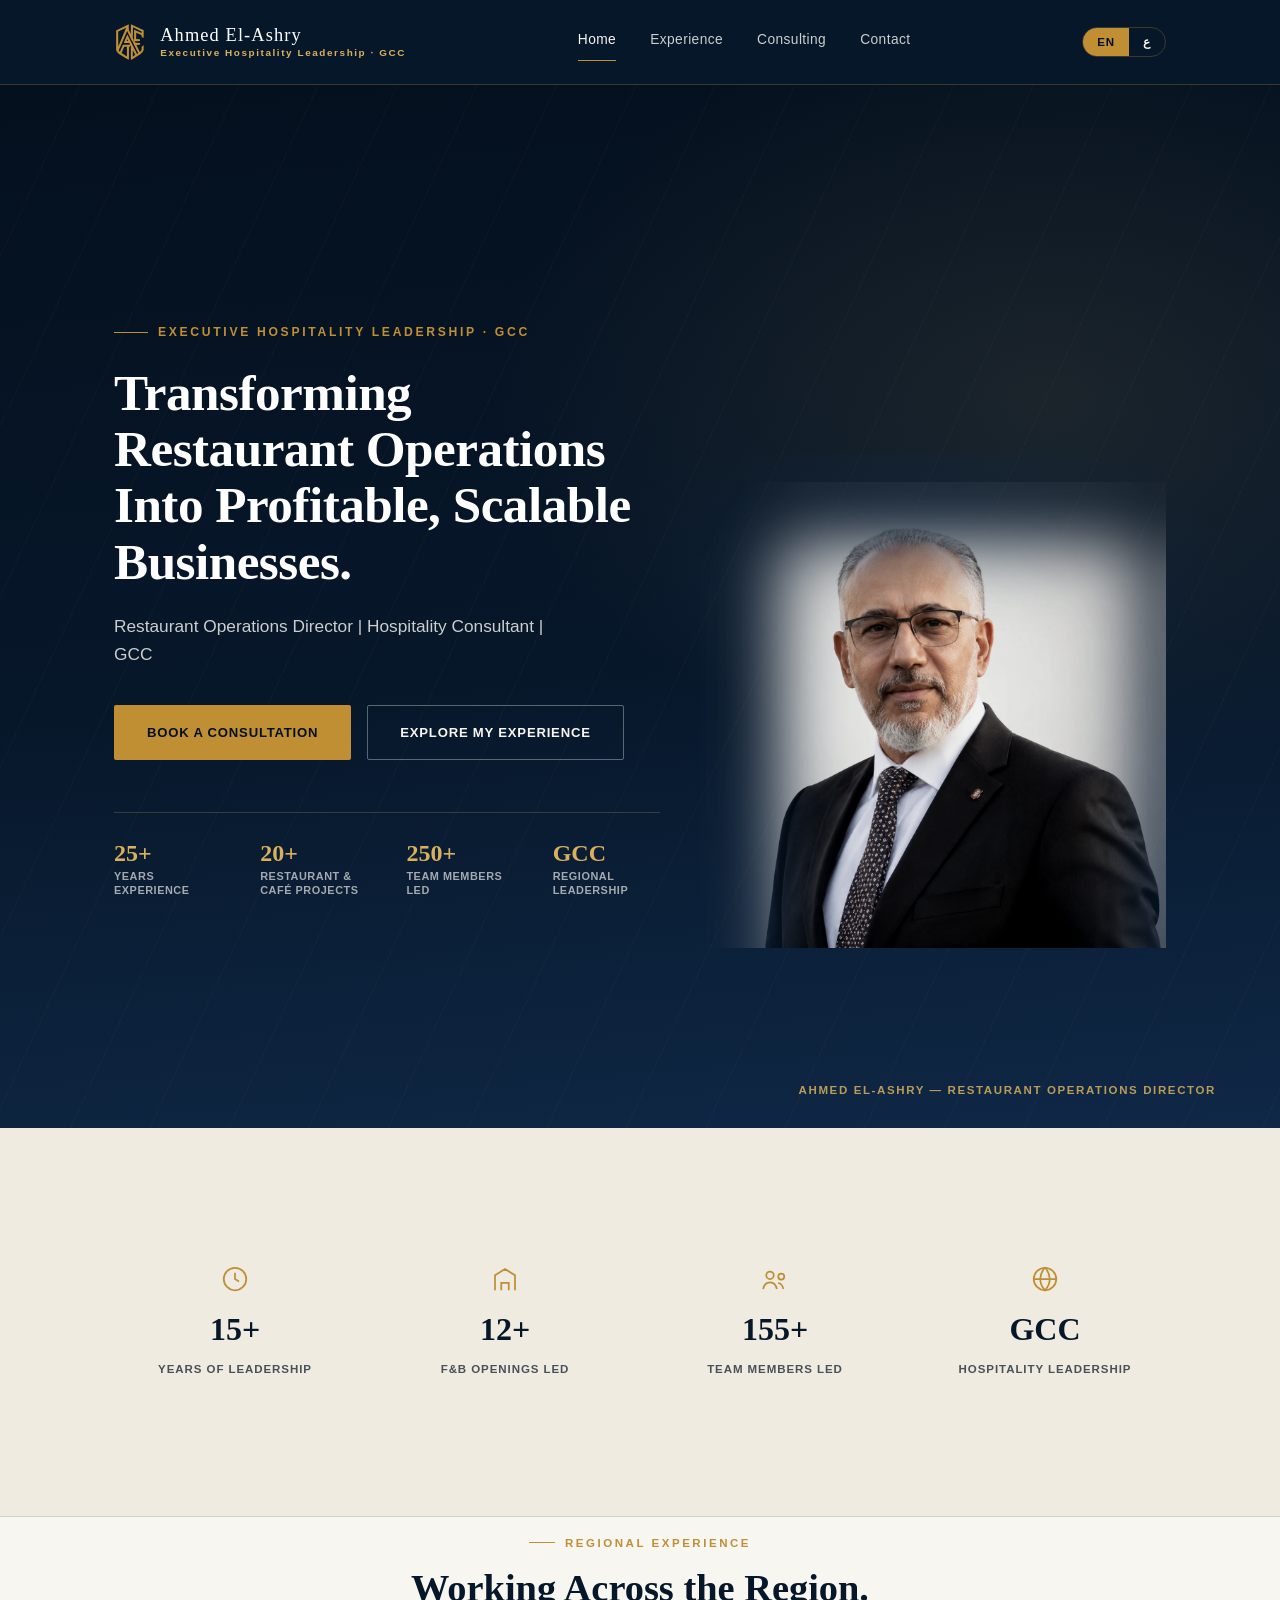
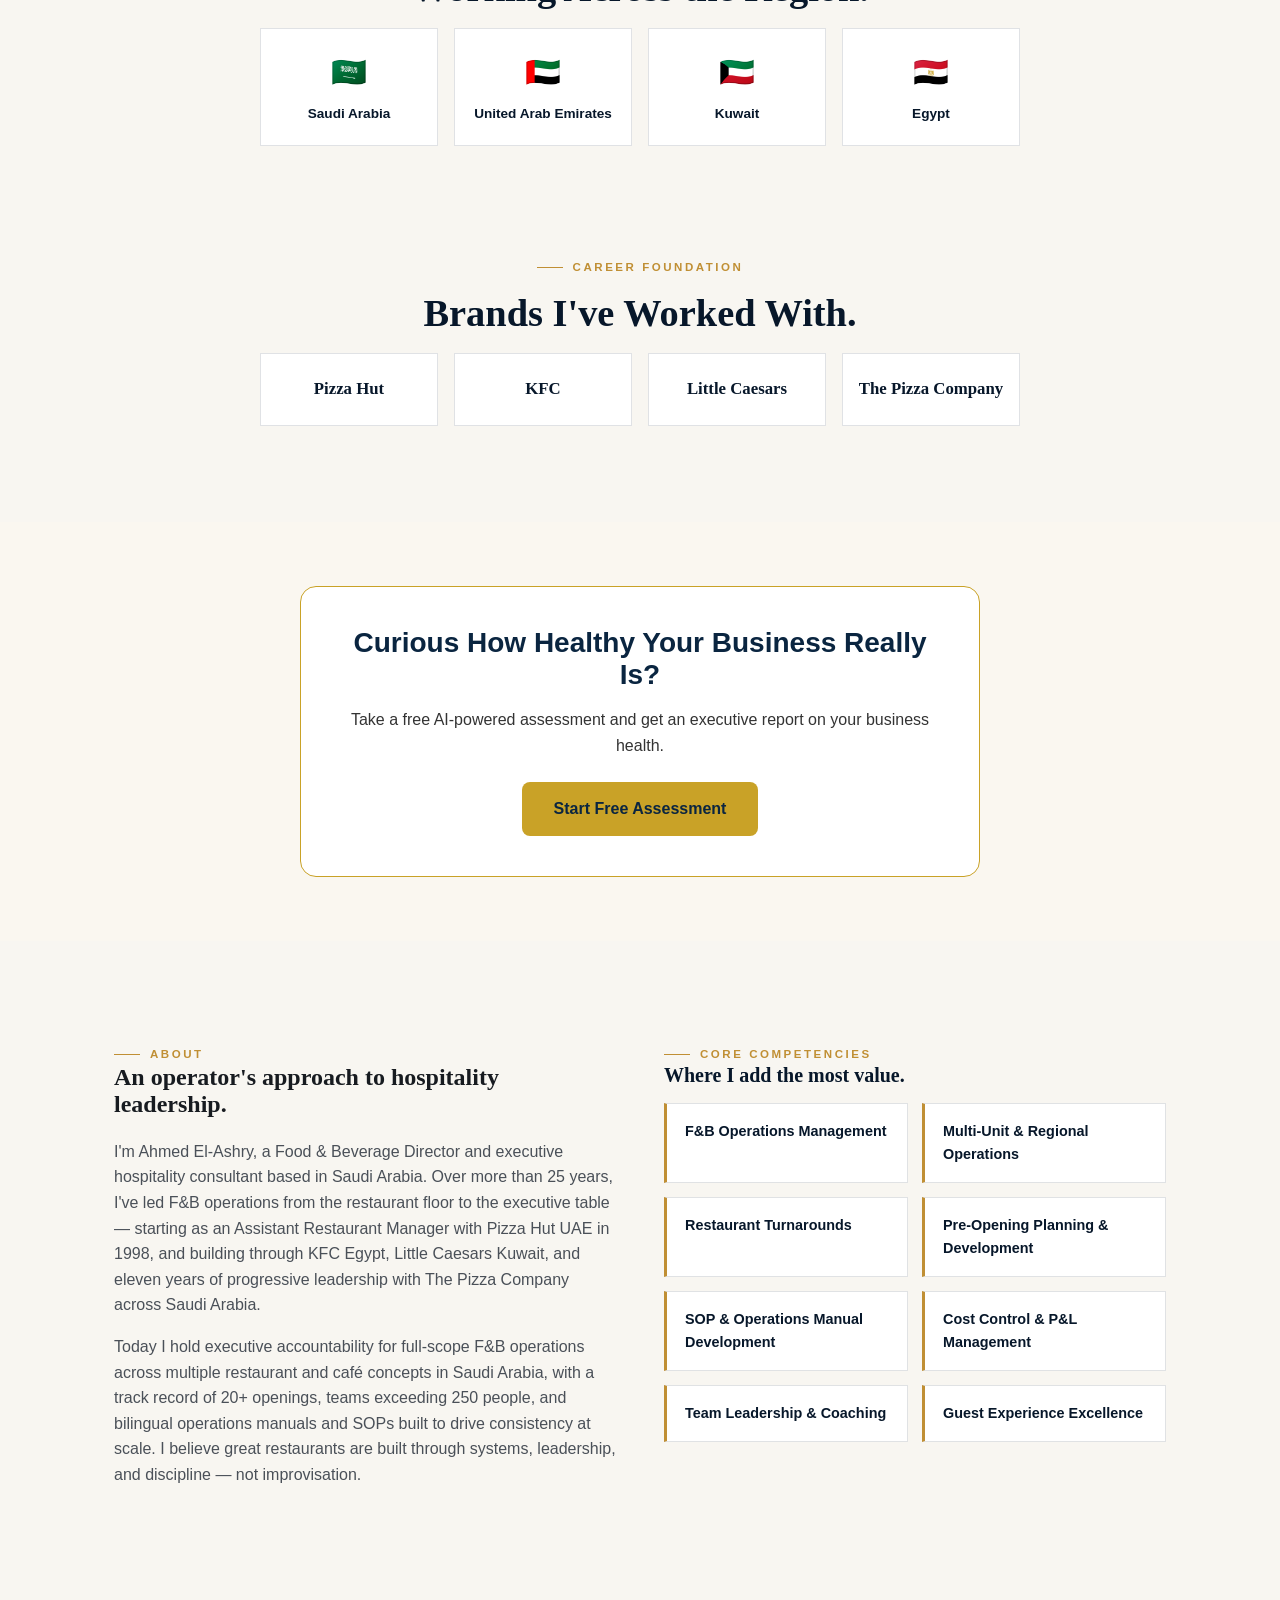
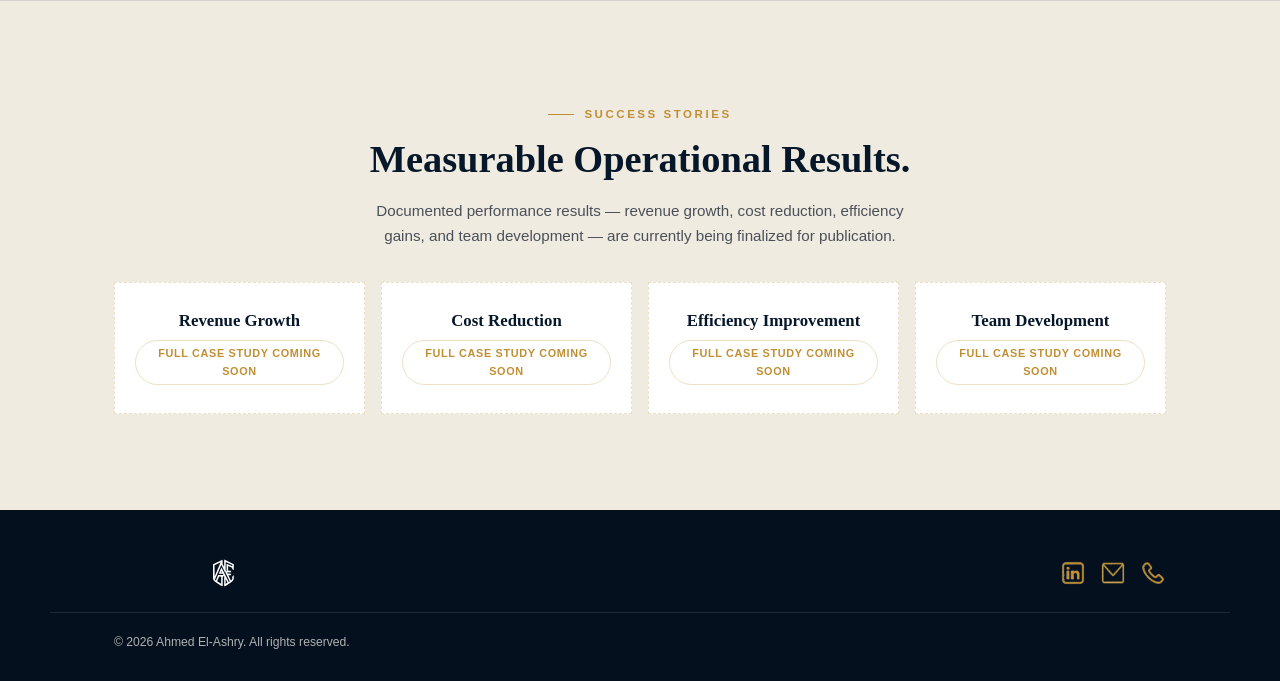
<file: index.html>
<!DOCTYPE html><html lang="en" dir="ltr"><head><meta charset="UTF-8"><script>
(function(){try{var l=localStorage.getItem('ahmed-site-lang');if(l==='ar'){document.documentElement.setAttribute('lang','ar');document.documentElement.setAttribute('dir','rtl');}}catch(e){}})();
</script><meta http-equiv="Content-Security-Policy" content="default-src 'self'; style-src 'self' 'unsafe-inline' https://fonts.googleapis.com; font-src https://fonts.gstatic.com; img-src 'self' data:; script-src 'self' 'sha256-zgNcfgj/BjswSLo0KAoXlbBTgRNEWAS9i4ME8XvK7z8='; base-uri 'self'; form-action 'self' mailto:;"><meta name="referrer" content="strict-origin-when-cross-origin"><meta name="viewport" content="width=device-width, initial-scale=1.0"><title>Ahmed El-Ashry — Executive Hospitality Consultant</title><link rel="icon" href="assets/favicon/favicon.ico" sizes="any"><link rel="icon" type="image/png" sizes="32x32" href="assets/favicon/favicon-32x32.png"><link rel="icon" type="image/png" sizes="16x16" href="assets/favicon/favicon-16x16.png"><link rel="apple-touch-icon" href="assets/favicon/favicon-180x180.png"><link rel="manifest" href="manifest.json"><meta name="theme-color" content="#07172A"><link rel="stylesheet" href="css/style.css"><meta name="description" content="Ahmed El-Ashry — Executive Hospitality Consultant and Restaurant Operations Executive with 25+ years of leadership across Saudi Arabia, the UAE, Kuwait, and Egypt."><link rel="canonical" href="https://ahmedelashry72.github.io/ahmedelashry.github.io/"><link rel="alternate" hreflang="en" href="https://ahmedelashry72.github.io/ahmedelashry.github.io/"><link rel="alternate" hreflang="ar" href="https://ahmedelashry72.github.io/ahmedelashry.github.io/"><link rel="alternate" hreflang="x-default" href="https://ahmedelashry72.github.io/ahmedelashry.github.io/"><meta property="og:type" content="website"><meta property="og:site_name" content="Ahmed El-Ashry"><meta property="og:title" content="Ahmed El-Ashry — Executive Hospitality Consultant"><meta property="og:description" content="Ahmed El-Ashry — Executive Hospitality Consultant and Restaurant Operations Executive with 25+ years of leadership across Saudi Arabia, the UAE, Kuwait, and Egypt."><meta property="og:url" content="https://ahmedelashry72.github.io/ahmedelashry.github.io/"><meta property="og:image" content="https://ahmedelashry72.github.io/ahmedelashry.github.io/assets/social-share.png"><meta property="og:locale" content="en_US"><meta property="og:locale:alternate" content="ar_SA"><meta name="twitter:card" content="summary_large_image"><meta name="twitter:title" content="Ahmed El-Ashry — Executive Hospitality Consultant"><meta name="twitter:description" content="Ahmed El-Ashry — Executive Hospitality Consultant and Restaurant Operations Executive with 25+ years of leadership across Saudi Arabia, the UAE, Kuwait, and Egypt."><meta name="twitter:image" content="https://ahmedelashry72.github.io/ahmedelashry.github.io/assets/social-share.png"><script type="application/ld+json">
{
 "@context": "https://schema.org",
 "@type": "Person",
 "name": "Ahmed El-Ashry",
 "alternateName": "أحمد العشري",
 "jobTitle": "Restaurant Operations Director | Hospitality Consultant",
 "description": "Restaurant Operations Director and Hospitality Consultant with 25+ years of executive F&B leadership across Saudi Arabia, the UAE, Kuwait, and Egypt.",
 "url": "https://ahmedelashry72.github.io/ahmedelashry.github.io/",
 "image": "https://ahmedelashry72.github.io/ahmedelashry.github.io/assets/social-share.png",
 "nationality": "Egyptian",
 "address": {
 "@type": "PostalAddress",
 "addressCountry": "SA"
 },
 "email": "mailto:a.ashry@proton.me",
 "telephone": "+966-51-174-0541",
 "sameAs": [
 "https://linkedin.com/in/ahmed-elashry-72116110b"
 ],
 "knowsLanguage": ["ar", "en"],
 "knowsAbout": ["F&B Operations Management", "Restaurant Turnarounds", "Multi-Unit Operations", "Hospitality Consulting", "Pre-Opening Restaurant Development"]
}
</script></head><body><a href="#main-content" class="skip-link" data-i18n="skip_link">Skip to main content</a><header class="site-header"><div class="header-inner"><a href="index.html" class="brand"><img width="219" height="272" class="mark" src="assets/logo/Ahmed_ElAshry_Monogram_Gold.svg" alt="Ahmed El-Ashry monogram"><span class="brand-text">Ahmed El-Ashry<small data-i18n="hero_eyebrow">Executive Hospitality Leadership · GCC</small></span></a><nav class="main-nav"><a href="index.html" aria-current="page" data-i18n="nav_home">Home</a><a href="experience.html" data-i18n="nav_experience">Experience</a><a href="consulting.html" data-i18n="nav_consulting">Consulting</a><a href="contact.html" data-i18n="nav_contact">Contact</a></nav><div class="header-actions"><div class="lang-toggle"><button data-lang="en">EN</button><button data-lang="ar">ع</button></div><button class="nav-toggle" aria-label="Toggle menu" aria-expanded="false">☰</button></div></div></header><main id="main-content"><section class="hero"><div class="home-hero-inner"><div class="hero-panel"><span class="eyebrow" data-i18n="hero_eyebrow">Executive Hospitality Leadership · GCC</span><h1 class="display" data-i18n="hero_title">25+ Years Building Restaurants That Perform.</h1><p class="lead" data-i18n="hero_lead">Executive-level F&amp;B operations leadership across Saudi Arabia, the UAE, Kuwait, and Egypt.</p><div class="cta-row"><a href="contact.html" class="btn btn-gold" data-i18n="cta_experience">Book a Consultation</a><a href="experience.html" class="btn btn-ghost" data-i18n="cta_contact">Explore My Experience</a></div><div class="hero-stat-row"><div class="hstat"><b data-i18n="hstat1_n">25+</b><span data-i18n="hstat1_l">Years Experience</span></div><div class="hstat"><b data-i18n="hstat2_n">20+</b><span data-i18n="hstat2_l">Restaurant &amp; Café Projects</span></div><div class="hstat"><b data-i18n="hstat3_n">250+</b><span data-i18n="hstat3_l">Team Members Led</span></div><div class="hstat"><b data-i18n="hstat4_n">GCC</b><span data-i18n="hstat4_l">Regional Leadership</span></div></div></div><div class="hero-figure"><div class="hero-figure-glow"></div><picture><source srcset="assets/portrait-cutout.webp" type="image/webp"><img width="1320" height="1320" src="assets/portrait-cutout.png" alt="Ahmed El-Ashry" loading="eager"></picture><div class="hero-figure-shadow"></div></div></div><div class="hero-signature" data-i18n="hero_caption">Ahmed El-Ashry — Director of Restaurant Operations</div></section><section class="stats"><div class="stats-inner"><div class="stat"><svg class="stat-icon" viewBox="0 0 24 24" fill="none" stroke="currentColor" stroke-width="1.4"><circle cx="12" cy="12" r="9"/><path d="M12 7v5l3.2 2"/></svg><b data-i18n="stat1_n" data-counter="25" data-suffix="+">25+</b><span data-i18n="stat1_l">Years of Leadership</span></div><div class="stat"><svg class="stat-icon" viewBox="0 0 24 24" fill="none" stroke="currentColor" stroke-width="1.4"><path d="M4 21V9l8-5 8 5v12"/><path d="M9 21v-6h6v6"/></svg><b data-i18n="stat2_n" data-counter="20" data-suffix="+">20+</b><span data-i18n="stat2_l">F&amp;B Openings Led</span></div><div class="stat"><svg class="stat-icon" viewBox="0 0 24 24" fill="none" stroke="currentColor" stroke-width="1.4"><circle cx="8" cy="9" r="3"/><circle cx="17" cy="10" r="2.4"/><path d="M2.5 20c.7-3.4 3-5.4 5.5-5.4s4.8 2 5.5 5.4"/><path d="M14.5 15.2c2 .2 3.6 2 4.2 4.8"/></svg><b data-i18n="stat3_n" data-counter="250" data-suffix="+">250+</b><span data-i18n="stat3_l">Team Members Led</span></div><div class="stat"><svg class="stat-icon" viewBox="0 0 24 24" fill="none" stroke="currentColor" stroke-width="1.4"><circle cx="12" cy="12" r="9"/><path d="M3 12h18M12 3c2.5 2.6 3.8 5.7 3.8 9s-1.3 6.4-3.8 9c-2.5-2.6-3.8-5.7-3.8-9S9.5 5.6 12 3z"/></svg><b data-i18n="stat4_n">GCC</b><span data-i18n="stat4_l">Hospitality Leadership</span></div></div></section><section class="region"><div class="wrap" style="text-align:center;"><span class="eyebrow" data-i18n="region_eyebrow">Regional Experience</span><h2 class="section-title section-title--tight" data-i18n="region_title">Working Across the Region.</h2><div class="region-grid"><div class="region-item"><span class="flag">🇸🇦</span><span data-i18n="region1">Saudi Arabia</span></div><div class="region-item"><span class="flag">🇦🇪</span><span data-i18n="region2">United Arab Emirates</span></div><div class="region-item"><span class="flag">🇰🇼</span><span data-i18n="region3">Kuwait</span></div><div class="region-item"><span class="flag">🇪🇬</span><span data-i18n="region4">Egypt</span></div></div></div></section><section class="brands"><div class="wrap" style="text-align:center;"><span class="eyebrow" data-i18n="brands_eyebrow">Career Foundation</span><h2 class="section-title section-title--tight" data-i18n="brands_title">Brands I've Worked With.</h2><div class="brands-grid"><div class="brand-item" data-i18n="brand1">Pizza Hut</div><div class="brand-item" data-i18n="brand2">KFC</div><div class="brand-item" data-i18n="brand3">Little Caesars</div><div class="brand-item" data-i18n="brand4">The Pizza Company</div></div></div></section><style>
[data-lang-en]{display:block}
[data-lang-ar]{display:none}
html[lang="ar"] [data-lang-en]{display:none}
html[lang="ar"] [data-lang-ar]{display:block}
</style>
<section style="padding:64px 24px;text-align:center;background:#FAF7F0;"><div style="max-width:680px;margin:0 auto;border:1px solid #C9A227;border-radius:16px;padding:40px 32px;background:#fff;">
<h2 style="color:#0A2540;font-size:28px;margin-bottom:12px;">
<span data-lang-en>Curious How Healthy Your Business Really Is?</span>
<span data-lang-ar>اعرف صحة أعمالك في 15 دقيقة</span>
</h2>
<p style="color:#333;font-size:16px;margin-bottom:24px;">
<span data-lang-en>Take a free AI-powered assessment and get an executive report on your business health.</span>
<span data-lang-ar>قيّم عملك مجانًا بالذكاء الاصطناعي واحصل على تقرير تنفيذي فوري.</span>
</p>
<a href="https://orivex-business-scan.lovable.app" target="_blank" rel="noopener" style="display:inline-block;background:#C9A227;color:#0A2540;font-weight:700;padding:14px 32px;border-radius:8px;text-decoration:none;">
<span data-lang-en>Start Free Assessment</span>
<span data-lang-ar>ابدأ التقييم المجاني</span>
</a>
</div></section><section class="about"><div class="wrap about-grid"><div><span class="eyebrow" data-i18n="about_eyebrow">About</span><h2 class="section-head-title display" data-i18n="about_title" class="section-title">An operator's approach to hospitality leadership.</h2><p style="margin-top:20px;" data-i18n="about_p1">—</p><p data-i18n="about_p2">—</p></div><div><span class="eyebrow" data-i18n="comp_eyebrow">Core Competencies</span><h3 class="subsection-title" data-i18n="comp_title">Where I add the most value.</h3><div class="competency-grid"><div class="competency-item" data-i18n="comp1">F&amp;B Operations Management</div><div class="competency-item" data-i18n="comp2">Multi-Unit &amp; Regional Operations</div><div class="competency-item" data-i18n="comp3">Restaurant Turnarounds</div><div class="competency-item" data-i18n="comp4">Pre-Opening Planning &amp; Development</div><div class="competency-item" data-i18n="comp5">SOP &amp; Operations Manual Development</div><div class="competency-item" data-i18n="comp6">Cost Control &amp; P&amp;L Management</div><div class="competency-item" data-i18n="comp7">Team Leadership &amp; Coaching</div><div class="competency-item" data-i18n="comp8">Guest Experience Excellence</div></div></div></div></section><section style="background: var(--cream-dim); border-top: 1px solid var(--line-soft);"><div class="wrap" style="text-align:center;"><span class="eyebrow" data-i18n="test_eyebrow">Success Stories</span><h2 class="section-title section-title--tight" data-i18n="test_title">Measurable Operational Results.</h2><p style="max-width:560px; margin:0 auto 34px; color:var(--ink-soft); font-size:0.95rem;" data-i18n="test_placeholder">Verified performance metrics will be published here once finalized and confirmed.</p><div class="success-grid"><div class="success-card"><h3 data-i18n="success1_h">Revenue Growth</h3><span class="pending" data-i18n="success_pending">Pending confirmation</span></div><div class="success-card"><h3 data-i18n="success2_h">Cost Reduction</h3><span class="pending" data-i18n="success_pending">Pending confirmation</span></div><div class="success-card"><h3 data-i18n="success3_h">Efficiency Improvement</h3><span class="pending" data-i18n="success_pending">Pending confirmation</span></div><div class="success-card"><h3 data-i18n="success4_h">Team Development</h3><span class="pending" data-i18n="success_pending">Pending confirmation</span></div></div></div></section></main><footer class="site-footer"><div class="footer-inner"><img width="219" height="272" class="mark" src="assets/logo/Ahmed_ElAshry_Monogram_White.svg" alt="Ahmed El-Ashry"><div class="footer-social"><a href="https://linkedin.com/in/ahmed-elashry-72116110b" target="_blank" rel="noopener"><picture><source srcset="assets/icons/Icon_LinkedIn_Gold.webp" type="image/webp"><img width="135" height="133" loading="lazy" alt="LinkedIn" src="assets/icons/Icon_LinkedIn_Gold.png"></picture></a><a href="mailto:a.ashry@proton.me"><picture><source srcset="assets/icons/Icon_Email_Gold.webp" type="image/webp"><img width="147" height="116" loading="lazy" alt="Email" src="assets/icons/Icon_Email_Gold.png"></picture></a><a href="tel:+966511740541"><picture><source srcset="assets/icons/Icon_Phone_Gold.webp" type="image/webp"><img width="129" height="130" loading="lazy" alt="Phone" src="assets/icons/Icon_Phone_Gold.png"></picture></a></div></div><div class="footer-bottom wrap" data-i18n="footer_rights">© 2026 Ahmed El-Ashry. All rights reserved.</div></footer><script src="js/i18n-home.js"></script><script src="js/main.js"></script></body></html>
</file>
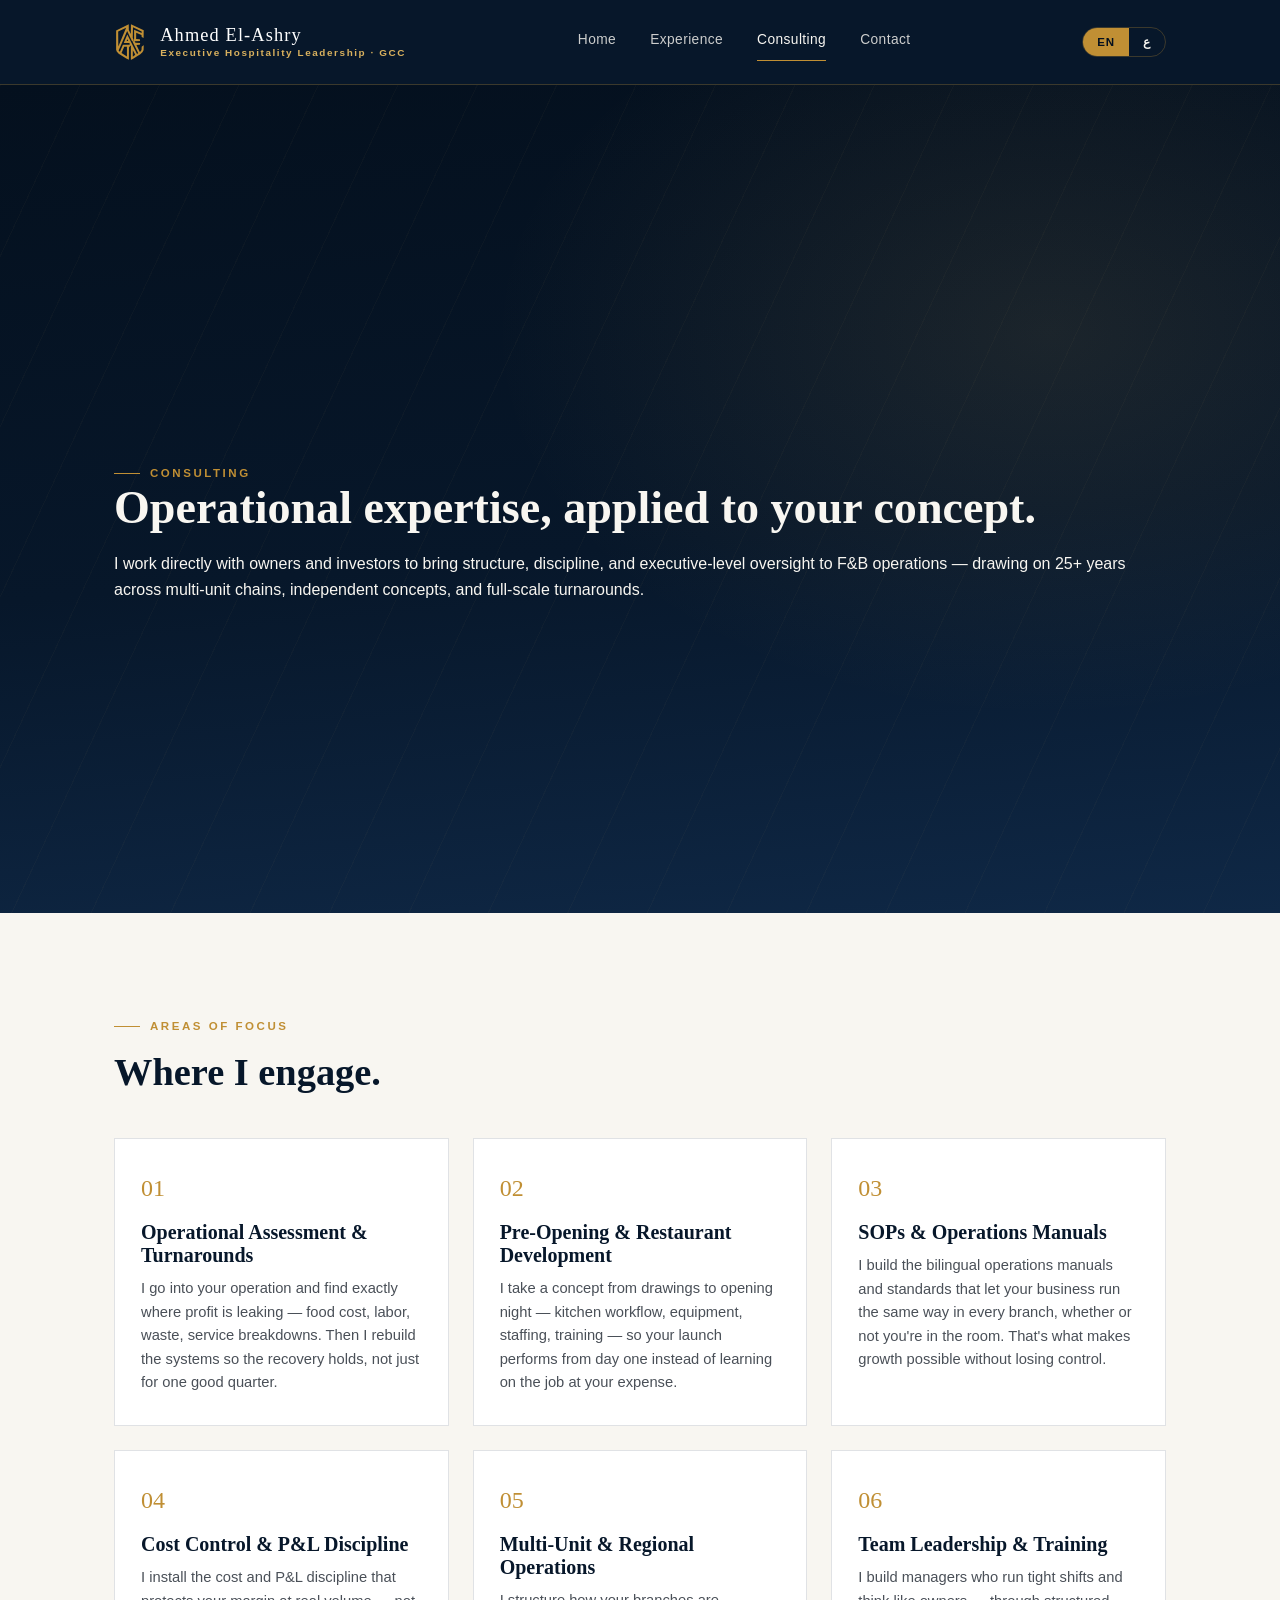
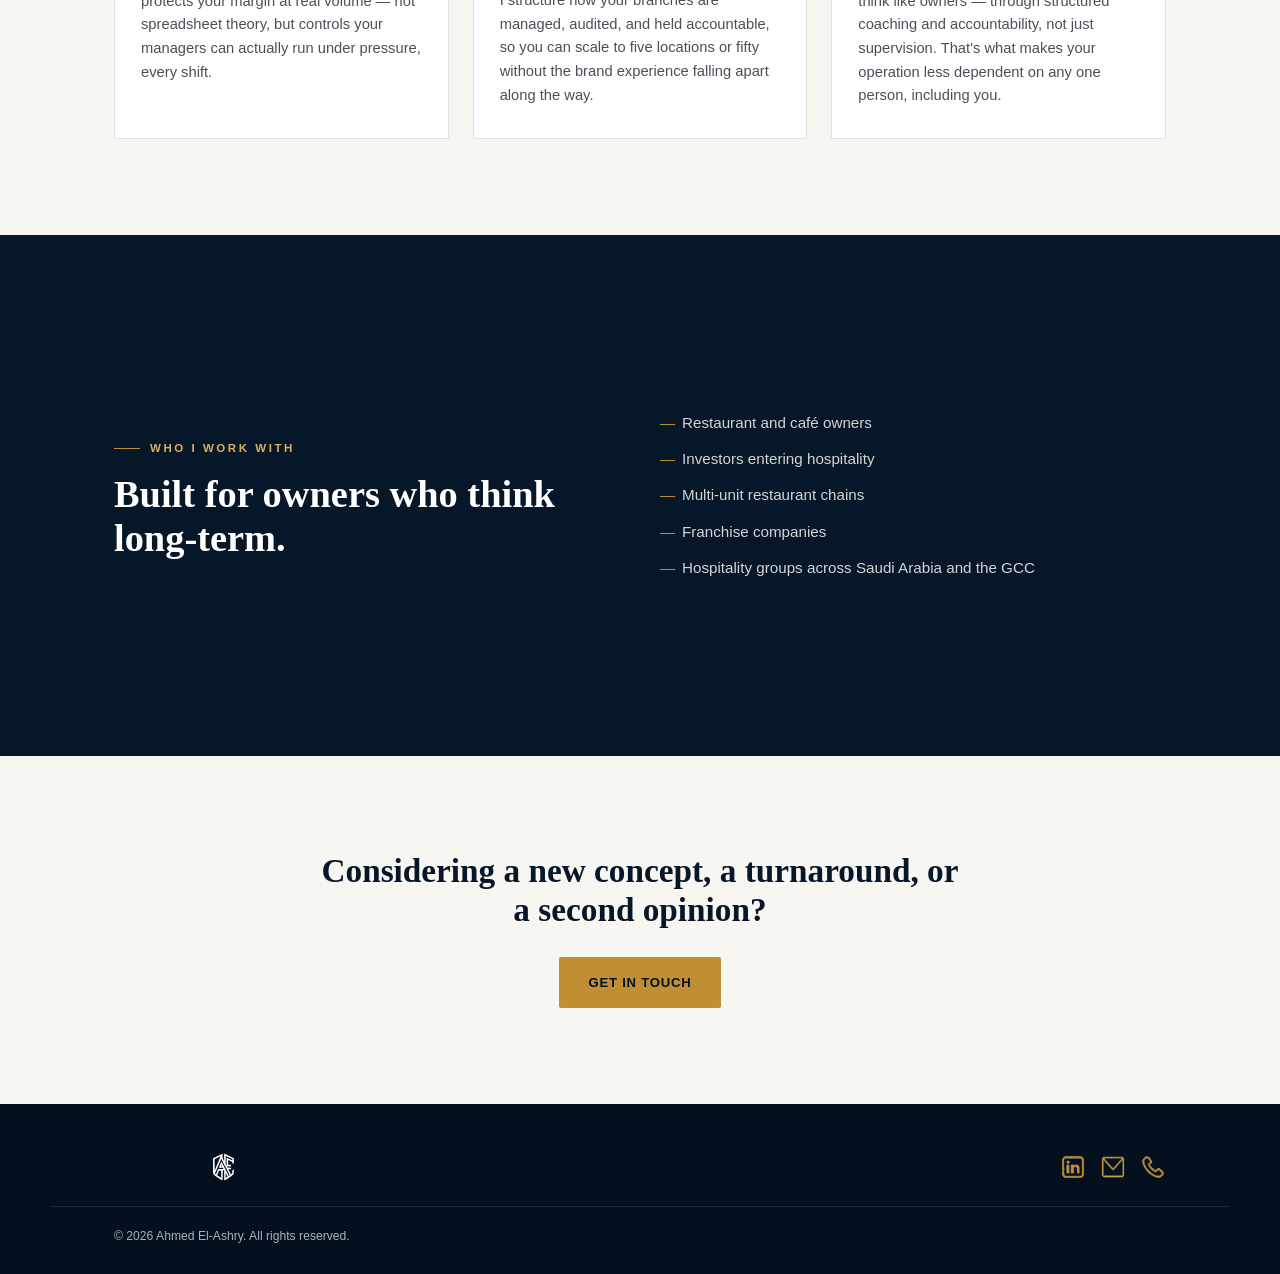
<file: consulting.html>
<!DOCTYPE html><html lang="en" dir="ltr"><head><meta charset="UTF-8"><script>
(function(){try{var l=localStorage.getItem('ahmed-site-lang');if(l==='ar'){document.documentElement.setAttribute('lang','ar');document.documentElement.setAttribute('dir','rtl');}}catch(e){}})();
</script><meta http-equiv="Content-Security-Policy" content="default-src 'self'; style-src 'self' 'unsafe-inline' https://fonts.googleapis.com; font-src https://fonts.gstatic.com; img-src 'self' data:; script-src 'self' 'sha256-zgNcfgj/BjswSLo0KAoXlbBTgRNEWAS9i4ME8XvK7z8='; base-uri 'self'; form-action 'self' mailto:;"><meta name="referrer" content="strict-origin-when-cross-origin"><meta name="viewport" content="width=device-width, initial-scale=1.0"><title>Consulting — Ahmed El-Ashry</title><link rel="icon" href="assets/favicon/favicon.ico" sizes="any"><link rel="icon" type="image/png" sizes="32x32" href="assets/favicon/favicon-32x32.png"><link rel="icon" type="image/png" sizes="16x16" href="assets/favicon/favicon-16x16.png"><link rel="apple-touch-icon" href="assets/favicon/favicon-180x180.png"><link rel="manifest" href="manifest.json"><meta name="theme-color" content="#07172A"><link rel="stylesheet" href="css/style.css"><meta name="description" content="Executive hospitality consulting from Ahmed El-Ashry: operational turnarounds, pre-opening execution, SOPs, cost control, and multi-unit operations for restaurant owners and investors in the GCC."><link rel="canonical" href="https://ahmedelashry72.github.io/ahmedelashry.github.io/consulting.html"><link rel="alternate" hreflang="en" href="https://ahmedelashry72.github.io/ahmedelashry.github.io/consulting.html"><link rel="alternate" hreflang="ar" href="https://ahmedelashry72.github.io/ahmedelashry.github.io/consulting.html"><link rel="alternate" hreflang="x-default" href="https://ahmedelashry72.github.io/ahmedelashry.github.io/consulting.html"><meta property="og:type" content="website"><meta property="og:site_name" content="Ahmed El-Ashry"><meta property="og:title" content="Consulting — Ahmed El-Ashry"><meta property="og:description" content="Executive hospitality consulting from Ahmed El-Ashry: operational turnarounds, pre-opening execution, SOPs, cost control, and multi-unit operations for restaurant owners and investors in the GCC."><meta property="og:url" content="https://ahmedelashry72.github.io/ahmedelashry.github.io/consulting.html"><meta property="og:image" content="https://ahmedelashry72.github.io/ahmedelashry.github.io/assets/social-share.png"><meta property="og:locale" content="en_US"><meta property="og:locale:alternate" content="ar_SA"><meta name="twitter:card" content="summary_large_image"><meta name="twitter:title" content="Consulting — Ahmed El-Ashry"><meta name="twitter:description" content="Executive hospitality consulting from Ahmed El-Ashry: operational turnarounds, pre-opening execution, SOPs, cost control, and multi-unit operations for restaurant owners and investors in the GCC."><meta name="twitter:image" content="https://ahmedelashry72.github.io/ahmedelashry.github.io/assets/social-share.png"><script type="application/ld+json">
{
 "@context": "https://schema.org",
 "@type": "Person",
 "name": "Ahmed El-Ashry",
 "alternateName": "أحمد العشري",
 "jobTitle": "Restaurant Operations Director | Hospitality Consultant",
 "description": "Restaurant Operations Director and Hospitality Consultant with 25+ years of executive F&B leadership across Saudi Arabia, the UAE, Kuwait, and Egypt.",
 "url": "https://ahmedelashry72.github.io/ahmedelashry.github.io/",
 "image": "https://ahmedelashry72.github.io/ahmedelashry.github.io/assets/social-share.png",
 "nationality": "Egyptian",
 "address": {
 "@type": "PostalAddress",
 "addressCountry": "SA"
 },
 "email": "mailto:a.ashry@proton.me",
 "telephone": "+966-51-174-0541",
 "sameAs": [
 "https://linkedin.com/in/ahmed-elashry-72116110b"
 ],
 "knowsLanguage": ["ar", "en"],
 "knowsAbout": ["F&B Operations Management", "Restaurant Turnarounds", "Multi-Unit Operations", "Hospitality Consulting", "Pre-Opening Restaurant Development"]
}
</script></head><body><a href="#main-content" class="skip-link" data-i18n="skip_link">Skip to main content</a><header class="site-header"><div class="header-inner"><a href="index.html" class="brand"><img width="219" height="272" class="mark" src="assets/logo/Ahmed_ElAshry_Monogram_Gold.svg" alt="Ahmed El-Ashry monogram"><span class="brand-text">Ahmed El-Ashry<small data-i18n="hero_eyebrow">Executive Hospitality Leadership · GCC</small></span></a><nav class="main-nav"><a href="index.html" data-i18n="nav_home">Home</a><a href="experience.html" data-i18n="nav_experience">Experience</a><a href="consulting.html" aria-current="page" data-i18n="nav_consulting">Consulting</a><a href="contact.html" data-i18n="nav_contact">Contact</a></nav><div class="header-actions"><div class="lang-toggle"><button data-lang="en">EN</button><button data-lang="ar">ع</button></div><button class="nav-toggle" aria-label="Toggle menu" aria-expanded="false">☰</button></div></div></header><main id="main-content"><section class="hero" style="padding-bottom: 20px;"><div class="hero-inner" style="grid-template-columns: 1fr; text-align: start;"><div><span class="eyebrow" data-i18n="page_eyebrow">Consulting</span><h1 class="display" style="font-size: clamp(2rem,3.6vw,3rem);" data-i18n="page_title">Operational expertise, applied to your concept.</h1><p class="lead" data-i18n="page_lead">I work directly with owners and investors to bring structure, discipline, and executive-level oversight to F&amp;B operations.</p></div></div></section><section><div class="wrap"><div class="section-head"><span class="eyebrow" data-i18n="s_eyebrow">Areas of Focus</span><h2 data-i18n="s_title">Where I engage.</h2></div><div class="service-grid"><div class="service-card"><span class="num">01</span><h3 data-i18n="s1_h">Operational Assessment & Turnarounds</h3><p data-i18n="s1_p">—</p></div><div class="service-card"><span class="num">02</span><h3 data-i18n="s2_h">Pre-Opening & Restaurant Development</h3><p data-i18n="s2_p">—</p></div><div class="service-card"><span class="num">03</span><h3 data-i18n="s3_h">SOPs & Operations Manuals</h3><p data-i18n="s3_p">—</p></div><div class="service-card"><span class="num">04</span><h3 data-i18n="s4_h">Cost Control & P&L Discipline</h3><p data-i18n="s4_p">—</p></div><div class="service-card"><span class="num">05</span><h3 data-i18n="s5_h">Multi-Unit & Regional Operations</h3><p data-i18n="s5_p">—</p></div><div class="service-card"><span class="num">06</span><h3 data-i18n="s6_h">Team Leadership & Training</h3><p data-i18n="s6_p">—</p></div></div></div></section><section class="audience-band"><div class="audience-inner"><div><span class="eyebrow" data-i18n="aud_eyebrow" style="color: var(--gold-light);">Who I Work With</span><h2 class="display" style="color: var(--white); font-size: clamp(1.8rem,3vw,2.4rem); margin-top:14px;" data-i18n="aud_title">Built for owners who think long-term.</h2></div><ul class="audience-list"><li data-i18n="aud1">Restaurant and café owners</li><li data-i18n="aud2">Investors entering hospitality</li><li data-i18n="aud3">Multi-unit restaurant chains</li><li data-i18n="aud4">Franchise companies</li><li data-i18n="aud5">Hospitality groups across Saudi Arabia and the GCC</li></ul></div></section><section style="text-align:center;"><div class="wrap"><h2 class="display" style="font-size: clamp(1.6rem,2.6vw,2.1rem); color: var(--navy); max-width: 640px; margin-inline:auto;" data-i18n="cta_title">Considering a new concept, a turnaround, or a second opinion?</h2><div style="margin-top: 28px;"><a href="contact.html" class="btn btn-gold" style="background:var(--gold); color:var(--navy-deep);" data-i18n="cta_button">Get in Touch</a></div></div></section></main><footer class="site-footer"><div class="footer-inner"><img width="219" height="272" class="mark" src="assets/logo/Ahmed_ElAshry_Monogram_White.svg" alt="Ahmed El-Ashry"><div class="footer-social"><a href="https://linkedin.com/in/ahmed-elashry-72116110b" target="_blank" rel="noopener"><picture><source srcset="assets/icons/Icon_LinkedIn_Gold.webp" type="image/webp"><img width="135" height="133" loading="lazy" alt="LinkedIn" src="assets/icons/Icon_LinkedIn_Gold.png"></picture></a><a href="mailto:a.ashry@proton.me"><picture><source srcset="assets/icons/Icon_Email_Gold.webp" type="image/webp"><img width="147" height="116" loading="lazy" alt="Email" src="assets/icons/Icon_Email_Gold.png"></picture></a><a href="tel:+966511740541"><picture><source srcset="assets/icons/Icon_Phone_Gold.webp" type="image/webp"><img width="129" height="130" loading="lazy" alt="Phone" src="assets/icons/Icon_Phone_Gold.png"></picture></a></div></div><div class="footer-bottom wrap" data-i18n="footer_rights">© 2026 Ahmed El-Ashry. All rights reserved.</div></footer><script src="js/i18n-consulting.js"></script><script src="js/main.js"></script></body></html>
</file>
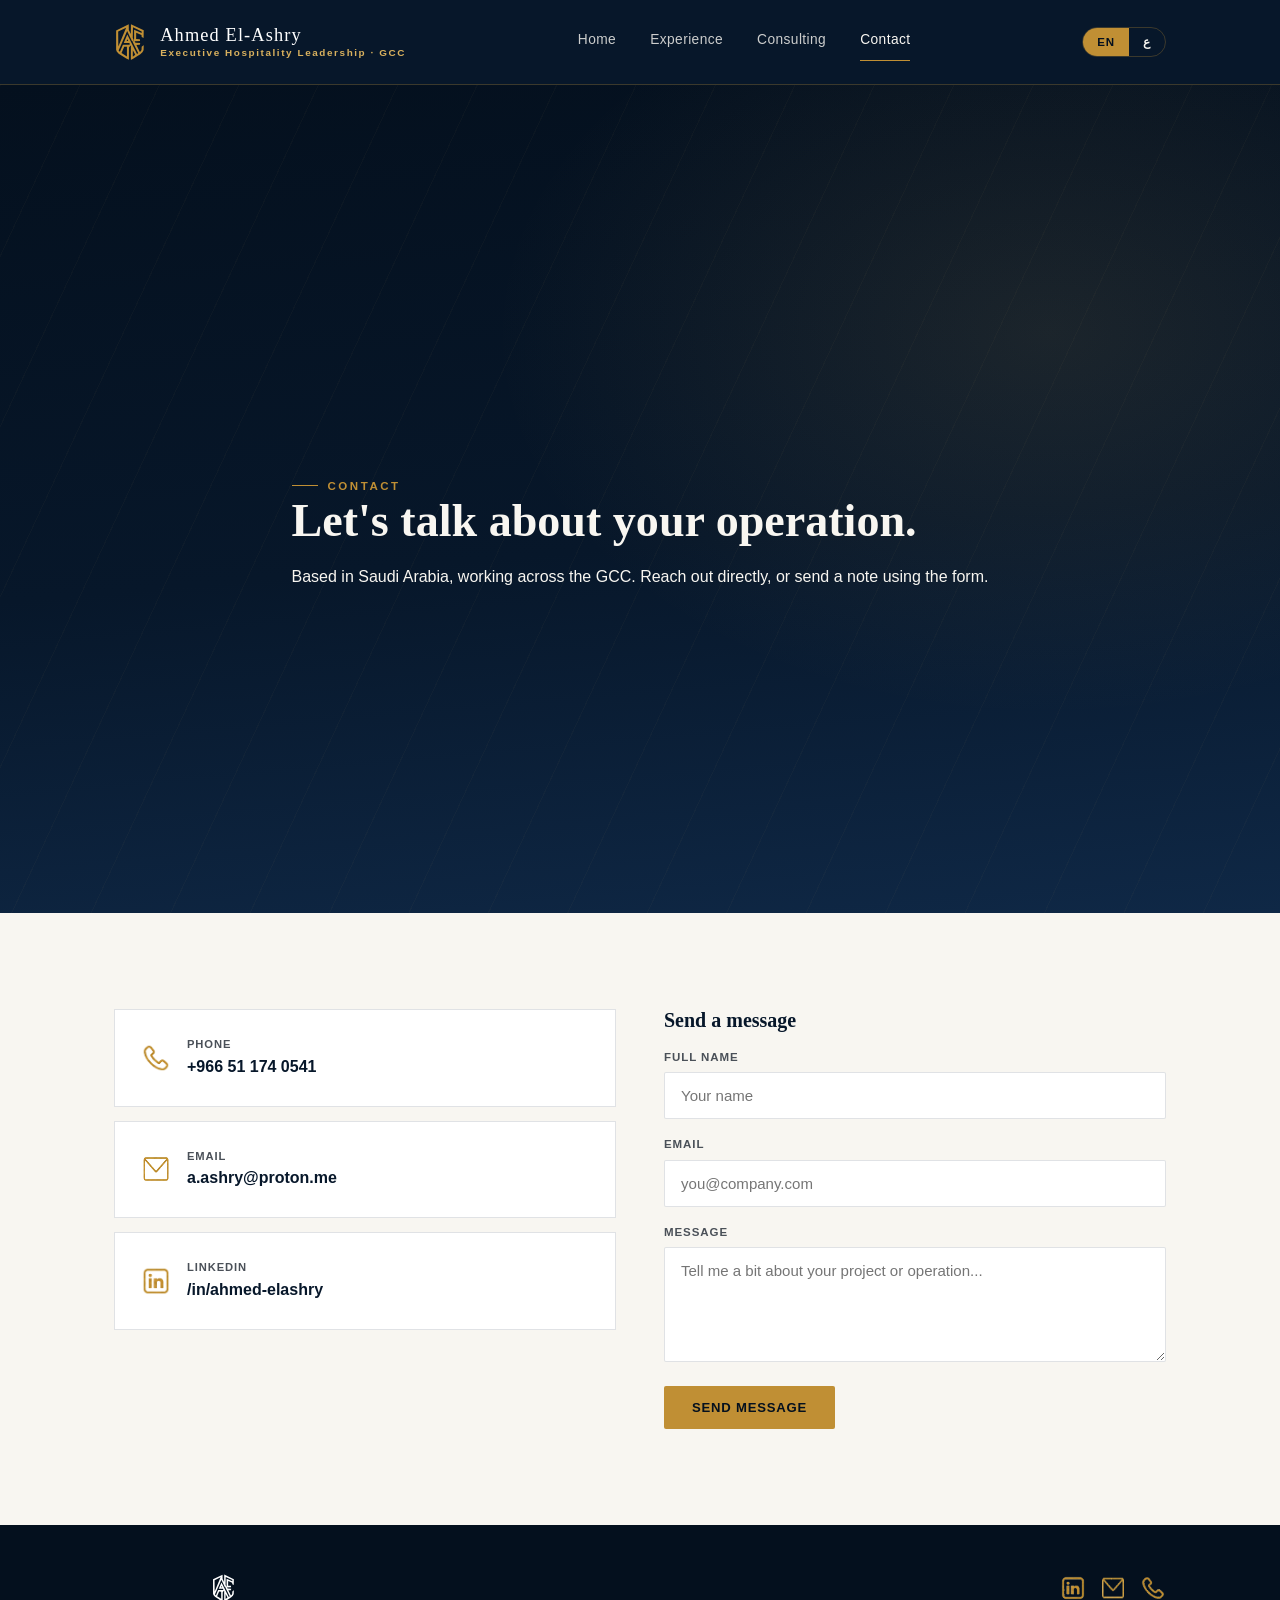
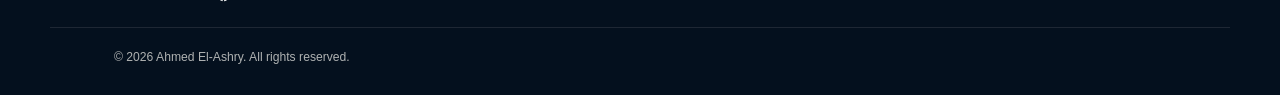
<file: contact.html>
<!DOCTYPE html><html lang="en" dir="ltr"><head><meta charset="UTF-8"><script>
(function(){try{var l=localStorage.getItem('ahmed-site-lang');if(l==='ar'){document.documentElement.setAttribute('lang','ar');document.documentElement.setAttribute('dir','rtl');}}catch(e){}})();
</script><meta http-equiv="Content-Security-Policy" content="default-src 'self'; style-src 'self' 'unsafe-inline' https://fonts.googleapis.com; font-src https://fonts.gstatic.com; img-src 'self' data:; script-src 'self' 'sha256-zgNcfgj/BjswSLo0KAoXlbBTgRNEWAS9i4ME8XvK7z8='; base-uri 'self'; form-action 'self' mailto:;"><meta name="referrer" content="strict-origin-when-cross-origin"><meta name="viewport" content="width=device-width, initial-scale=1.0"><title>Contact — Ahmed El-Ashry</title><link rel="icon" href="assets/favicon/favicon.ico" sizes="any"><link rel="icon" type="image/png" sizes="32x32" href="assets/favicon/favicon-32x32.png"><link rel="icon" type="image/png" sizes="16x16" href="assets/favicon/favicon-16x16.png"><link rel="apple-touch-icon" href="assets/favicon/favicon-180x180.png"><link rel="manifest" href="manifest.json"><meta name="theme-color" content="#07172A"><link rel="stylesheet" href="css/style.css"><meta name="description" content="Contact Ahmed El-Ashry, Executive Hospitality Consultant based in Saudi Arabia, for restaurant operations consulting across the GCC."><link rel="canonical" href="https://ahmedelashry72.github.io/ahmedelashry.github.io/contact.html"><link rel="alternate" hreflang="en" href="https://ahmedelashry72.github.io/ahmedelashry.github.io/contact.html"><link rel="alternate" hreflang="ar" href="https://ahmedelashry72.github.io/ahmedelashry.github.io/contact.html"><link rel="alternate" hreflang="x-default" href="https://ahmedelashry72.github.io/ahmedelashry.github.io/contact.html"><meta property="og:type" content="website"><meta property="og:site_name" content="Ahmed El-Ashry"><meta property="og:title" content="Contact — Ahmed El-Ashry"><meta property="og:description" content="Contact Ahmed El-Ashry, Executive Hospitality Consultant based in Saudi Arabia, for restaurant operations consulting across the GCC."><meta property="og:url" content="https://ahmedelashry72.github.io/ahmedelashry.github.io/contact.html"><meta property="og:image" content="https://ahmedelashry72.github.io/ahmedelashry.github.io/assets/social-share.png"><meta property="og:locale" content="en_US"><meta property="og:locale:alternate" content="ar_SA"><meta name="twitter:card" content="summary_large_image"><meta name="twitter:title" content="Contact — Ahmed El-Ashry"><meta name="twitter:description" content="Contact Ahmed El-Ashry, Executive Hospitality Consultant based in Saudi Arabia, for restaurant operations consulting across the GCC."><meta name="twitter:image" content="https://ahmedelashry72.github.io/ahmedelashry.github.io/assets/social-share.png"><script type="application/ld+json">
{
 "@context": "https://schema.org",
 "@type": "Person",
 "name": "Ahmed El-Ashry",
 "alternateName": "أحمد العشري",
 "jobTitle": "Restaurant Operations Director | Hospitality Consultant",
 "description": "Restaurant Operations Director and Hospitality Consultant with 25+ years of executive F&B leadership across Saudi Arabia, the UAE, Kuwait, and Egypt.",
 "url": "https://ahmedelashry72.github.io/ahmedelashry.github.io/",
 "image": "https://ahmedelashry72.github.io/ahmedelashry.github.io/assets/social-share.png",
 "nationality": "Egyptian",
 "address": {
 "@type": "PostalAddress",
 "addressCountry": "SA"
 },
 "email": "mailto:a.ashry@proton.me",
 "telephone": "+966-51-174-0541",
 "sameAs": [
 "https://linkedin.com/in/ahmed-elashry-72116110b"
 ],
 "knowsLanguage": ["ar", "en"],
 "knowsAbout": ["F&B Operations Management", "Restaurant Turnarounds", "Multi-Unit Operations", "Hospitality Consulting", "Pre-Opening Restaurant Development"]
}
</script></head><body><a href="#main-content" class="skip-link" data-i18n="skip_link">Skip to main content</a><header class="site-header"><div class="header-inner"><a href="index.html" class="brand"><img width="219" height="272" class="mark" src="assets/logo/Ahmed_ElAshry_Monogram_Gold.svg" alt="Ahmed El-Ashry monogram"><span class="brand-text">Ahmed El-Ashry<small data-i18n="hero_eyebrow">Executive Hospitality Leadership · GCC</small></span></a><nav class="main-nav"><a href="index.html" data-i18n="nav_home">Home</a><a href="experience.html" data-i18n="nav_experience">Experience</a><a href="consulting.html" data-i18n="nav_consulting">Consulting</a><a href="contact.html" aria-current="page" data-i18n="nav_contact">Contact</a></nav><div class="header-actions"><div class="lang-toggle"><button data-lang="en">EN</button><button data-lang="ar">ع</button></div><button class="nav-toggle" aria-label="Toggle menu" aria-expanded="false">☰</button></div></div></header><main id="main-content"><section class="hero" style="padding-bottom: 20px;"><div class="hero-inner" style="grid-template-columns: 1fr; text-align: start;"><div><span class="eyebrow" data-i18n="page_eyebrow">Contact</span><h1 class="display" style="font-size: clamp(2rem,3.6vw,3rem);" data-i18n="page_title">Let's talk about your operation.</h1><p class="lead" data-i18n="page_lead">Based in Saudi Arabia, working across the GCC.</p></div></div></section><section><div class="wrap contact-grid"><div><div class="contact-card"><picture><source srcset="assets/icons/Icon_Phone_Gold.webp" type="image/webp"><img width="129" height="130" loading="lazy" alt="" src="assets/icons/Icon_Phone_Gold.png"></picture><div><div class="label" data-i18n="ph_label">Phone</div><div class="value"><a href="tel:+966511740541"><bdi>+966 51 174 0541</bdi></a></div></div></div><div class="contact-card"><picture><source srcset="assets/icons/Icon_Email_Gold.webp" type="image/webp"><img width="147" height="116" loading="lazy" alt="" src="assets/icons/Icon_Email_Gold.png"></picture><div><div class="label" data-i18n="em_label">Email</div><div class="value"><a href="mailto:a.ashry@proton.me"><bdi>a.ashry@proton.me</bdi></a></div></div></div><div class="contact-card"><picture><source srcset="assets/icons/Icon_LinkedIn_Gold.webp" type="image/webp"><img width="135" height="133" loading="lazy" alt="" src="assets/icons/Icon_LinkedIn_Gold.png"></picture><div><div class="label" data-i18n="li_label">LinkedIn</div><div class="value"><a href="https://linkedin.com/in/ahmed-elashry-72116110b" target="_blank" rel="noopener"><bdi>/in/ahmed-elashry</bdi></a></div></div></div></div><div><h3 class="subsection-title" data-i18n="form_h">Send a message</h3><form class="contact-form" action="mailto:a.ashry@proton.me" method="post" enctype="text/plain"><div><label data-i18n="f_name">Full Name</label><input type="text" name="name" required data-i18n-placeholder="f_name_ph" placeholder="Your name"></div><div><label data-i18n="f_email">Email</label><input type="email" name="email" required data-i18n-placeholder="f_email_ph" placeholder="you@company.com"></div><div><label data-i18n="f_message">Message</label><textarea name="message" rows="5" required data-i18n-placeholder="f_message_ph" placeholder="Tell me a bit about your project or operation..."></textarea></div><button type="submit" class="btn btn-gold" style="justify-self: start; border:none;" data-i18n="f_submit">Send Message</button></form></div></div></section></main><footer class="site-footer"><div class="footer-inner"><img width="219" height="272" class="mark" src="assets/logo/Ahmed_ElAshry_Monogram_White.svg" alt="Ahmed El-Ashry"><div class="footer-social"><a href="https://linkedin.com/in/ahmed-elashry-72116110b" target="_blank" rel="noopener"><picture><source srcset="assets/icons/Icon_LinkedIn_Gold.webp" type="image/webp"><img width="135" height="133" loading="lazy" alt="LinkedIn" src="assets/icons/Icon_LinkedIn_Gold.png"></picture></a><a href="mailto:a.ashry@proton.me"><picture><source srcset="assets/icons/Icon_Email_Gold.webp" type="image/webp"><img width="147" height="116" loading="lazy" alt="Email" src="assets/icons/Icon_Email_Gold.png"></picture></a><a href="tel:+966511740541"><picture><source srcset="assets/icons/Icon_Phone_Gold.webp" type="image/webp"><img width="129" height="130" loading="lazy" alt="Phone" src="assets/icons/Icon_Phone_Gold.png"></picture></a></div></div><div class="footer-bottom wrap" data-i18n="footer_rights">© 2026 Ahmed El-Ashry. All rights reserved.</div></footer><script src="js/i18n-contact.js"></script><script src="js/main.js"></script></body></html>
</file>
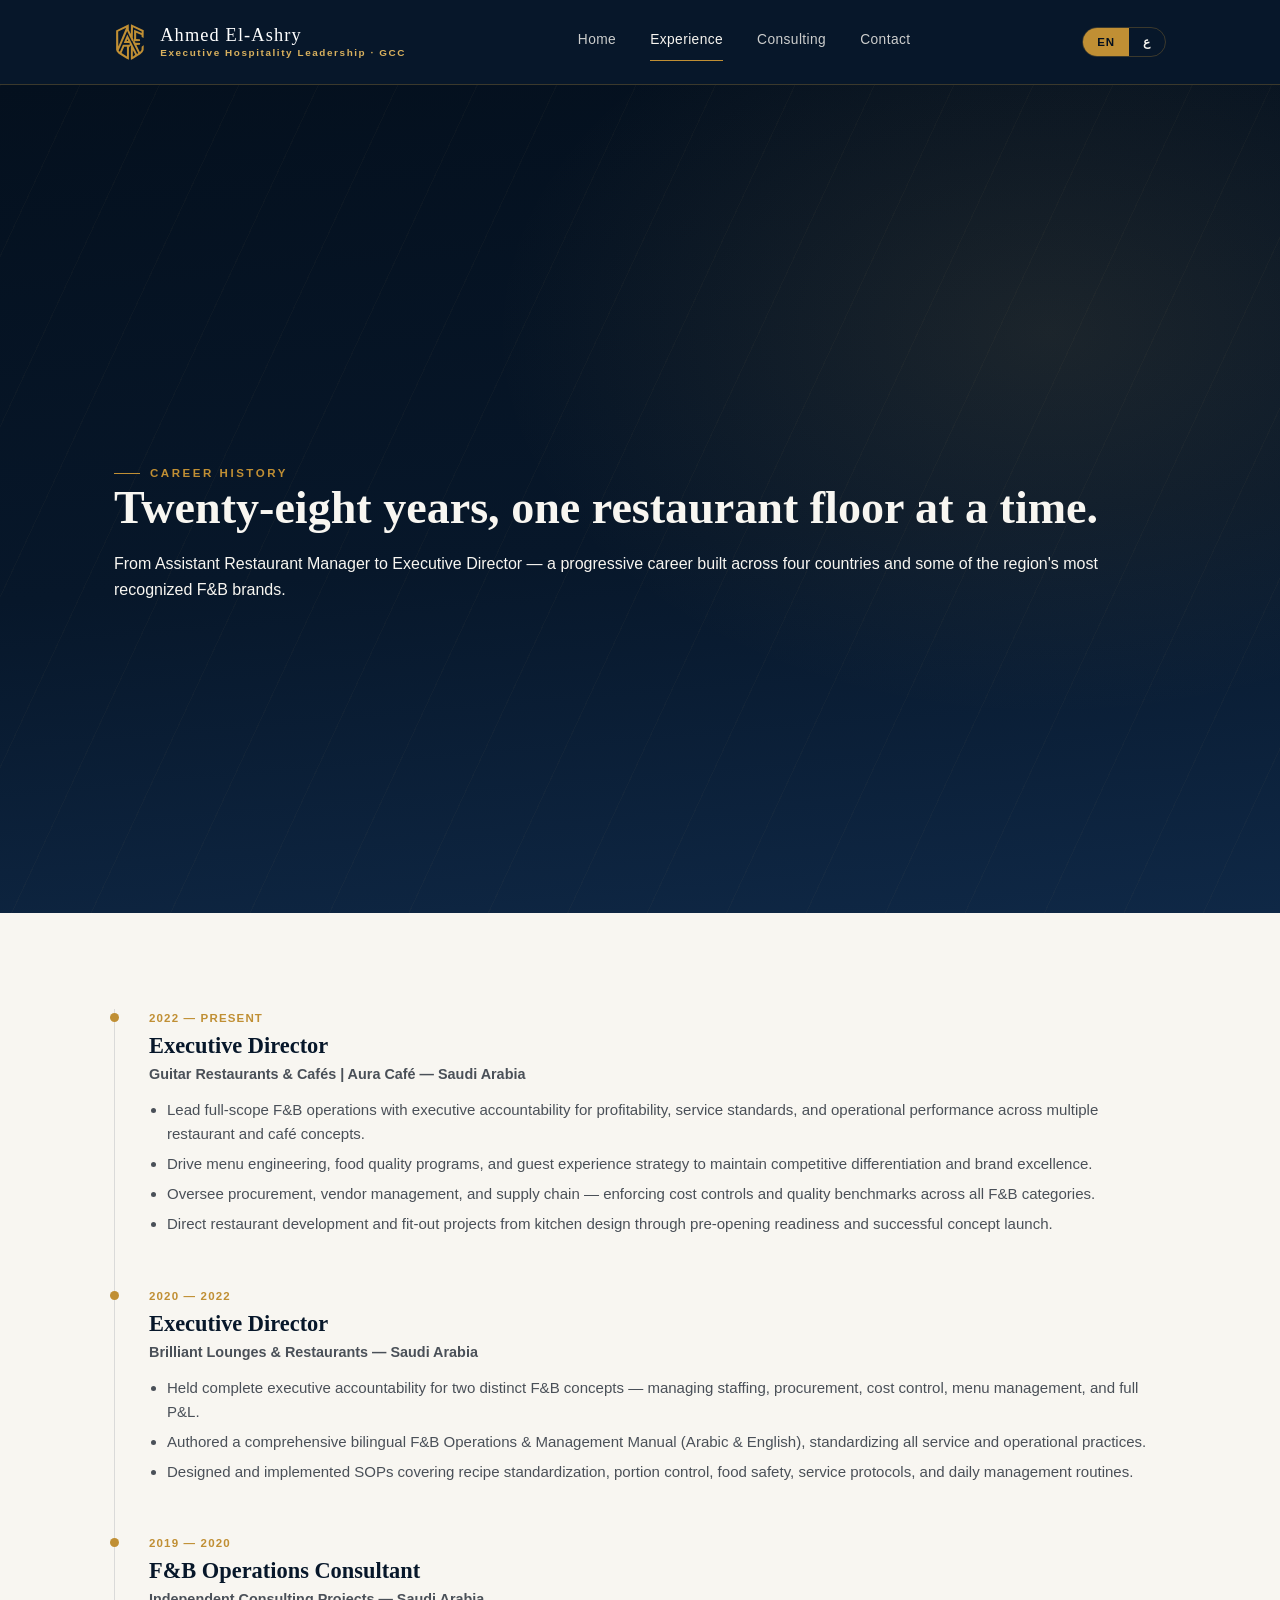
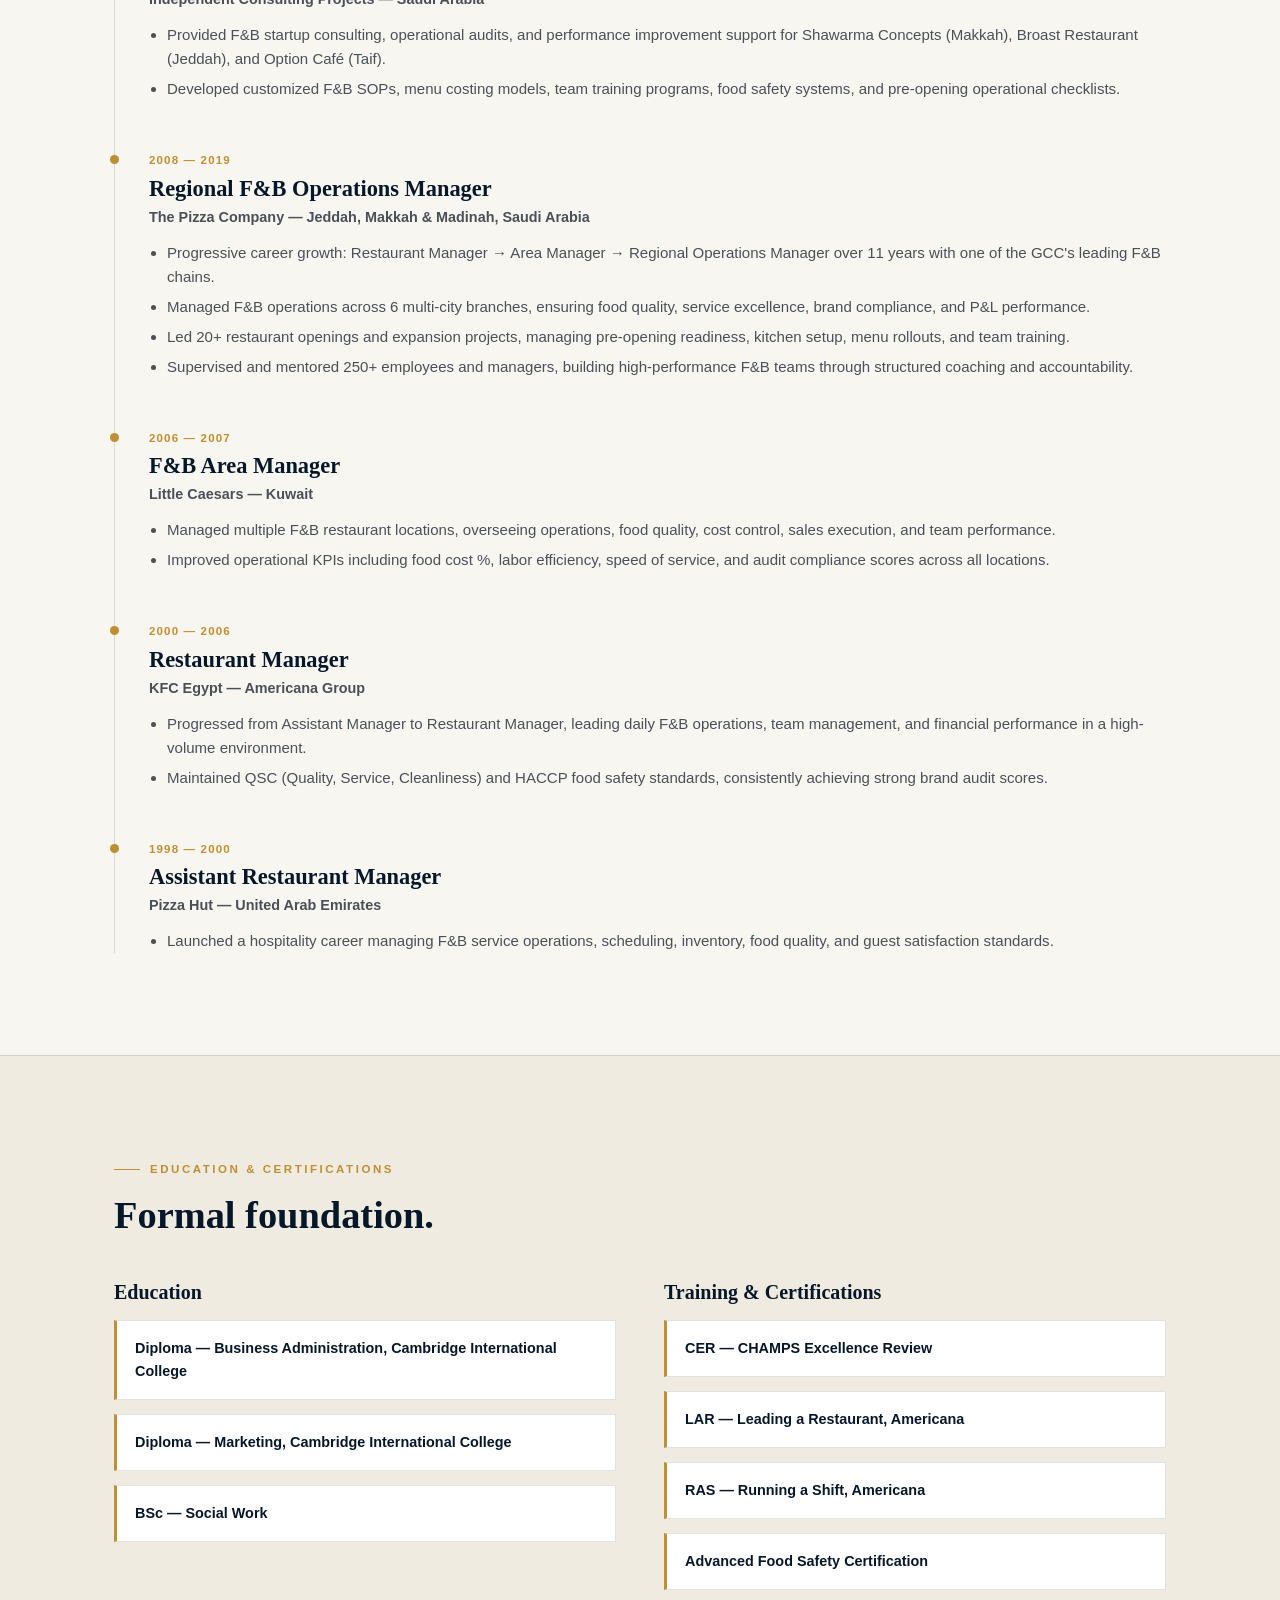
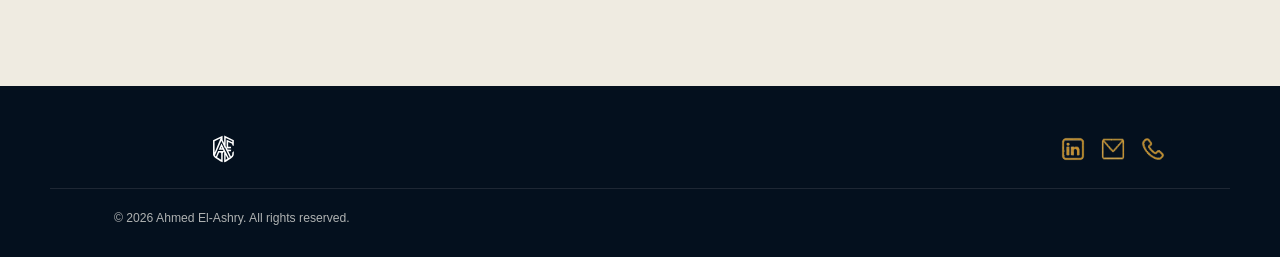
<file: experience.html>
<!DOCTYPE html><html lang="en" dir="ltr"><head><meta charset="UTF-8"><script>
(function(){try{var l=localStorage.getItem('ahmed-site-lang');if(l==='ar'){document.documentElement.setAttribute('lang','ar');document.documentElement.setAttribute('dir','rtl');}}catch(e){}})();
</script><meta http-equiv="Content-Security-Policy" content="default-src 'self'; style-src 'self' 'unsafe-inline' https://fonts.googleapis.com; font-src https://fonts.gstatic.com; img-src 'self' data:; script-src 'self' 'sha256-zgNcfgj/BjswSLo0KAoXlbBTgRNEWAS9i4ME8XvK7z8='; base-uri 'self'; form-action 'self' mailto:;"><meta name="referrer" content="strict-origin-when-cross-origin"><meta name="viewport" content="width=device-width, initial-scale=1.0"><title>Experience — Ahmed El-Ashry</title><link rel="icon" href="assets/favicon/favicon.ico" sizes="any"><link rel="icon" type="image/png" sizes="32x32" href="assets/favicon/favicon-32x32.png"><link rel="icon" type="image/png" sizes="16x16" href="assets/favicon/favicon-16x16.png"><link rel="apple-touch-icon" href="assets/favicon/favicon-180x180.png"><link rel="manifest" href="manifest.json"><meta name="theme-color" content="#07172A"><link rel="stylesheet" href="css/style.css"><meta name="description" content="Career history of Ahmed El-Ashry: 25+ years of F&B operations leadership, from Assistant Restaurant Manager to Executive Director, across Saudi Arabia, the UAE, Kuwait, and Egypt."><link rel="canonical" href="https://ahmedelashry72.github.io/ahmedelashry.github.io/experience.html"><link rel="alternate" hreflang="en" href="https://ahmedelashry72.github.io/ahmedelashry.github.io/experience.html"><link rel="alternate" hreflang="ar" href="https://ahmedelashry72.github.io/ahmedelashry.github.io/experience.html"><link rel="alternate" hreflang="x-default" href="https://ahmedelashry72.github.io/ahmedelashry.github.io/experience.html"><meta property="og:type" content="website"><meta property="og:site_name" content="Ahmed El-Ashry"><meta property="og:title" content="Experience — Ahmed El-Ashry"><meta property="og:description" content="Career history of Ahmed El-Ashry: 25+ years of F&B operations leadership, from Assistant Restaurant Manager to Executive Director, across Saudi Arabia, the UAE, Kuwait, and Egypt."><meta property="og:url" content="https://ahmedelashry72.github.io/ahmedelashry.github.io/experience.html"><meta property="og:image" content="https://ahmedelashry72.github.io/ahmedelashry.github.io/assets/social-share.png"><meta property="og:locale" content="en_US"><meta property="og:locale:alternate" content="ar_SA"><meta name="twitter:card" content="summary_large_image"><meta name="twitter:title" content="Experience — Ahmed El-Ashry"><meta name="twitter:description" content="Career history of Ahmed El-Ashry: 25+ years of F&B operations leadership, from Assistant Restaurant Manager to Executive Director, across Saudi Arabia, the UAE, Kuwait, and Egypt."><meta name="twitter:image" content="https://ahmedelashry72.github.io/ahmedelashry.github.io/assets/social-share.png"><script type="application/ld+json">
{
 "@context": "https://schema.org",
 "@type": "Person",
 "name": "Ahmed El-Ashry",
 "alternateName": "أحمد العشري",
 "jobTitle": "Restaurant Operations Director | Hospitality Consultant",
 "description": "Restaurant Operations Director and Hospitality Consultant with 25+ years of executive F&B leadership across Saudi Arabia, the UAE, Kuwait, and Egypt.",
 "url": "https://ahmedelashry72.github.io/ahmedelashry.github.io/",
 "image": "https://ahmedelashry72.github.io/ahmedelashry.github.io/assets/social-share.png",
 "nationality": "Egyptian",
 "address": {
 "@type": "PostalAddress",
 "addressCountry": "SA"
 },
 "email": "mailto:a.ashry@proton.me",
 "telephone": "+966-51-174-0541",
 "sameAs": [
 "https://linkedin.com/in/ahmed-elashry-72116110b"
 ],
 "knowsLanguage": ["ar", "en"],
 "knowsAbout": ["F&B Operations Management", "Restaurant Turnarounds", "Multi-Unit Operations", "Hospitality Consulting", "Pre-Opening Restaurant Development"]
}
</script></head><body><a href="#main-content" class="skip-link" data-i18n="skip_link">Skip to main content</a><header class="site-header"><div class="header-inner"><a href="index.html" class="brand"><img width="219" height="272" class="mark" src="assets/logo/Ahmed_ElAshry_Monogram_Gold.svg" alt="Ahmed El-Ashry monogram"><span class="brand-text">Ahmed El-Ashry<small data-i18n="hero_eyebrow">Executive Hospitality Leadership · GCC</small></span></a><nav class="main-nav"><a href="index.html" data-i18n="nav_home">Home</a><a href="experience.html" aria-current="page" data-i18n="nav_experience">Experience</a><a href="consulting.html" data-i18n="nav_consulting">Consulting</a><a href="contact.html" data-i18n="nav_contact">Contact</a></nav><div class="header-actions"><div class="lang-toggle"><button data-lang="en">EN</button><button data-lang="ar">ع</button></div><button class="nav-toggle" aria-label="Toggle menu" aria-expanded="false">☰</button></div></div></header><main id="main-content"><section class="hero" style="padding-bottom: 20px;"><div class="hero-inner" style="grid-template-columns: 1fr; text-align: start;"><div><span class="eyebrow" data-i18n="page_eyebrow">Career History</span><h1 class="display" style="font-size: clamp(2rem,3.6vw,3rem);" data-i18n="page_title">Twenty-eight years, one restaurant floor at a time.</h1><p class="lead" data-i18n="page_lead">A progressive career built across four countries and some of the region's most recognized F&amp;B brands.</p></div></div></section><section><div class="wrap"><div class="timeline"><div class="tl-item"><span class="tl-date" data-i18n="r1_date">2022 — Present</span><h3 class="tl-role" data-i18n="r1_title">Executive Director</h3><div class="tl-org" data-i18n="r1_org">Guitar Restaurants & Cafés | Aura Café — Saudi Arabia</div><ul class="tl-bullets"><li data-i18n="r1_b1">—</li><li data-i18n="r1_b2">—</li><li data-i18n="r1_b3">—</li><li data-i18n="r1_b4">—</li></ul></div><div class="tl-item"><span class="tl-date" data-i18n="r2_date">2020 — 2022</span><h3 class="tl-role" data-i18n="r2_title">Executive Director</h3><div class="tl-org" data-i18n="r2_org">Brilliant Lounges & Restaurants — Saudi Arabia</div><ul class="tl-bullets"><li data-i18n="r2_b1">—</li><li data-i18n="r2_b2">—</li><li data-i18n="r2_b3">—</li></ul></div><div class="tl-item"><span class="tl-date" data-i18n="r3_date">2019 — 2020</span><h3 class="tl-role" data-i18n="r3_title">F&B Operations Consultant</h3><div class="tl-org" data-i18n="r3_org">Independent Consulting Projects — Saudi Arabia</div><ul class="tl-bullets"><li data-i18n="r3_b1">—</li><li data-i18n="r3_b2">—</li></ul></div><div class="tl-item"><span class="tl-date" data-i18n="r4_date">2008 — 2019</span><h3 class="tl-role" data-i18n="r4_title">Regional F&B Operations Manager</h3><div class="tl-org" data-i18n="r4_org">The Pizza Company — Jeddah, Makkah & Madinah, Saudi Arabia</div><ul class="tl-bullets"><li data-i18n="r4_b1">—</li><li data-i18n="r4_b2">—</li><li data-i18n="r4_b3">—</li><li data-i18n="r4_b4">—</li></ul></div><div class="tl-item"><span class="tl-date" data-i18n="r5_date">2006 — 2007</span><h3 class="tl-role" data-i18n="r5_title">F&B Area Manager</h3><div class="tl-org" data-i18n="r5_org">Little Caesars — Kuwait</div><ul class="tl-bullets"><li data-i18n="r5_b1">—</li><li data-i18n="r5_b2">—</li></ul></div><div class="tl-item"><span class="tl-date" data-i18n="r6_date">2000 — 2006</span><h3 class="tl-role" data-i18n="r6_title">Restaurant Manager</h3><div class="tl-org" data-i18n="r6_org">KFC Egypt — Americana Group</div><ul class="tl-bullets"><li data-i18n="r6_b1">—</li><li data-i18n="r6_b2">—</li></ul></div><div class="tl-item"><span class="tl-date" data-i18n="r7_date">1998 — 2000</span><h3 class="tl-role" data-i18n="r7_title">Assistant Restaurant Manager</h3><div class="tl-org" data-i18n="r7_org">Pizza Hut — United Arab Emirates</div><ul class="tl-bullets"><li data-i18n="r7_b1">—</li></ul></div></div></div></section><section style="background: var(--cream-dim); border-top: 1px solid var(--line-soft);"><div class="wrap"><div class="section-head"><span class="eyebrow" data-i18n="edu_eyebrow">Education & Certifications</span><h2 data-i18n="edu_title">Formal foundation.</h2></div><div class="about-grid"><div><h3 class="subsection-title" data-i18n="edu_h">Education</h3><div class="competency-grid" style="grid-template-columns: 1fr;"><div class="competency-item" data-i18n="edu1">Diploma — Business Administration, Cambridge International College</div><div class="competency-item" data-i18n="edu2">Diploma — Marketing, Cambridge International College</div><div class="competency-item" data-i18n="edu3">BSc — Social Work</div></div></div><div><h3 class="subsection-title" data-i18n="cert_h">Training & Certifications</h3><div class="competency-grid" style="grid-template-columns: 1fr;"><div class="competency-item" data-i18n="cert1">CER — CHAMPS Excellence Review</div><div class="competency-item" data-i18n="cert2">LAR — Leading a Restaurant, Americana</div><div class="competency-item" data-i18n="cert3">RAS — Running a Shift, Americana</div><div class="competency-item" data-i18n="cert4">Advanced Food Safety Certification</div></div></div></div></div></section></main><footer class="site-footer"><div class="footer-inner"><img width="219" height="272" class="mark" src="assets/logo/Ahmed_ElAshry_Monogram_White.svg" alt="Ahmed El-Ashry"><div class="footer-social"><a href="https://linkedin.com/in/ahmed-elashry-72116110b" target="_blank" rel="noopener"><picture><source srcset="assets/icons/Icon_LinkedIn_Gold.webp" type="image/webp"><img width="135" height="133" loading="lazy" alt="LinkedIn" src="assets/icons/Icon_LinkedIn_Gold.png"></picture></a><a href="mailto:a.ashry@proton.me"><picture><source srcset="assets/icons/Icon_Email_Gold.webp" type="image/webp"><img width="147" height="116" loading="lazy" alt="Email" src="assets/icons/Icon_Email_Gold.png"></picture></a><a href="tel:+966511740541"><picture><source srcset="assets/icons/Icon_Phone_Gold.webp" type="image/webp"><img width="129" height="130" loading="lazy" alt="Phone" src="assets/icons/Icon_Phone_Gold.png"></picture></a></div></div><div class="footer-bottom wrap" data-i18n="footer_rights">© 2026 Ahmed El-Ashry. All rights reserved.</div></footer><script src="js/i18n-experience.js"></script><script src="js/main.js"></script></body></html>
</file>
<file: css/style.css>
@import url('https://fonts.googleapis.com/css2?family=Cormorant+Garamond:wght@500;600;700&family=Manrope:wght@400;500;600;700&family=Noto+Naskh+Arabic:wght@500;600;700&family=IBM+Plex+Sans+Arabic:wght@400;500;600;700&display=swap');:root{--navy:#07172A;--navy-deep:#04101E;--navy-soft:#0F2846;--gold:#C08F34;--gold-light:#D9B15E;--cream:#F8F6F1;--cream-dim:#EFEBE1;--ink:#171B20;--ink-soft:#4A5058;--white:#FFFFFF;--line:rgba(192,143,52,0.28);--line-soft:rgba(7,23,42,0.12);--font-display-en:'Cormorant Garamond',serif;--font-body-en:'Manrope',sans-serif;--font-display-ar:'Noto Naskh Arabic',serif;--font-body-ar:'IBM Plex Sans Arabic',sans-serif;--max-w:1180px;--pad:clamp(20px,5vw,64px)}*{box-sizing:border-box}html{scroll-behavior:smooth}html[lang="ar"] body{font-family:var(--font-body-ar)}html[lang="en"] body{font-family:var(--font-body-en)}html[lang="ar"] .display{font-family:var(--font-display-ar)}html[lang="en"] .display{font-family:var(--font-display-en)}body{margin:0;background:var(--cream);color:var(--ink);line-height:1.6;-webkit-font-smoothing:antialiased}img{max-width:100%;display:block}a{color:inherit;text-decoration:none}.wrap{max-width:var(--max-w);margin-inline:auto;padding-inline:var(--pad)}.eyebrow{font-family:var(--font-body-en);font-size:0.72rem;letter-spacing:0.22em;text-transform:uppercase;color:var(--gold);font-weight:700;display:inline-flex;align-items:center;gap:10px}html[lang="ar"] .eyebrow{font-family:var(--font-body-ar);letter-spacing:0.04em}.eyebrow::before{content:"";width:26px;height:1px;background:var(--gold);display:inline-block}h1,h2,h3{margin:0;font-weight:600;line-height:1.15}.display{font-weight:600}header.site-header{position:sticky;top:0;z-index:100;background:var(--navy);border-bottom:1px solid var(--line)}.header-inner{max-width:var(--max-w);margin-inline:auto;padding-inline:var(--pad);height:84px;display:flex;align-items:center;justify-content:space-between;gap:24px;position:relative}.brand{display:flex;align-items:center;gap:14px}.brand img.mark{height:40px;width:auto}.brand-text{font-family:var(--font-display-en);color:var(--white);font-size:1.15rem;letter-spacing:0.06em;line-height:1.1}html[lang="ar"] .brand-text{font-family:var(--font-display-ar);letter-spacing:0}.brand-text small{display:block;font-family:var(--font-body-en);font-size:0.62rem;letter-spacing:0.16em;color:var(--gold-light);font-weight:600;margin-top:3px}html[lang="ar"] .brand-text small{font-family:var(--font-body-ar);letter-spacing:0.02em}nav.main-nav{display:flex;align-items:center;gap:34px}nav.main-nav a{color:var(--cream);font-size:0.86rem;letter-spacing:0.03em;font-weight:500;opacity:0.82;position:relative;padding-bottom:4px}nav.main-nav a:hover,nav.main-nav a[aria-current="page"]{opacity:1}nav.main-nav a[aria-current="page"]::after{content:"";position:absolute;inset-inline-start:0;bottom:-6px;width:100%;height:1px;background:var(--gold)}.header-actions{display:flex;align-items:center;gap:18px}.lang-toggle{display:flex;border:1px solid var(--line);border-radius:999px;overflow:hidden}.lang-toggle button{background:transparent;border:none;color:var(--cream);font-size:0.72rem;letter-spacing:0.08em;font-weight:700;padding:7px 14px;cursor:pointer;font-family:var(--font-body-en)}.lang-toggle button.active{background:var(--gold);color:var(--navy-deep)}.nav-toggle{display:none;background:none;border:none;color:var(--cream);font-size:1.5rem;cursor:pointer}.hero{position:relative;min-height:92vh;display:flex;align-items:center;overflow:hidden;background:radial-gradient(ellipse 900px 620px at 82% 30%,rgba(217,177,94,0.10),transparent 62%),linear-gradient(175deg,var(--navy-deep) 0%,var(--navy) 55%,var(--navy-soft) 100%);color:var(--cream)}.hero::after{content:"";position:absolute;inset:0;background-image:repeating-linear-gradient(115deg,rgba(217,177,94,0.03) 0px,rgba(217,177,94,0.03) 1px,transparent 1px,transparent 72px);pointer-events:none}.hero-inner{max-width:var(--max-w);margin-inline:auto;padding:clamp(56px,8vw,108px) var(--pad);display:grid;grid-template-columns:1.15fr 0.85fr;gap:56px;align-items:center}.home-hero-inner{max-width:var(--max-w);margin-inline:auto;padding:clamp(64px,8vw,96px) var(--pad);width:100%;position:relative;z-index:2;display:grid;grid-template-columns:1.08fr 0.92fr;gap:40px;align-items:end}.hero-panel{max-width:620px;padding-block:clamp(20px,3vw,40px)}.hero-panel .eyebrow{font-size:0.76rem}.hero-panel .eyebrow::before{width:34px}.hero-panel h1{font-family:var(--font-display-en);font-size:clamp(2.5rem,4vw,3.7rem);font-weight:600;letter-spacing:-0.01em;line-height:1.1;color:var(--white);margin-block:22px 22px}html[lang="ar"] .hero-panel h1{font-family:var(--font-display-ar);font-size:clamp(2.1rem,3.6vw,3.1rem);line-height:1.26}.hero-panel p.lead{font-size:1.08rem;line-height:1.65;color:rgba(248,246,241,0.82);max-width:46ch;margin-bottom:36px}.cta-row{display:flex;gap:16px;flex-wrap:wrap}.btn{display:inline-flex;align-items:center;gap:8px;padding:14px 28px;font-size:0.82rem;letter-spacing:0.06em;font-weight:700;text-transform:uppercase;border-radius:2px;cursor:pointer;border:1px solid transparent;font-family:var(--font-body-en);transition:all 0.25s ease}html[lang="ar"] .btn{font-family:var(--font-body-ar);letter-spacing:0.01em;text-transform:none;font-weight:600}.btn-gold{background:var(--gold);color:var(--navy-deep)}.btn-gold:hover{background:var(--gold-light);box-shadow:0 8px 28px -6px rgba(217,177,94,0.55)}.btn-ghost{border-color:rgba(248,246,241,0.35);color:var(--cream)}.btn-ghost:hover{border-color:var(--gold);color:var(--gold-light)}.hero-panel .btn-gold,.hero-panel .btn-ghost{padding:16px 32px}.hero-stat-row{display:grid;grid-template-columns:repeat(4,minmax(0,1fr));gap:clamp(16px,3vw,40px);margin-top:52px;padding-top:28px;border-top:1px solid rgba(217,177,94,0.22)}.hstat{display:flex;flex-direction:column;gap:4px;min-width:0}.hstat span{overflow-wrap:break-word}.hstat b{font-family:var(--font-display-en);font-size:1.5rem;color:var(--gold-light);line-height:1}html[lang="ar"] .hstat b{font-family:var(--font-display-ar)}.hstat span{font-size:0.68rem;letter-spacing:0.05em;text-transform:uppercase;color:rgba(248,246,241,0.65);font-weight:600;line-height:1.3}html[lang="ar"] .hstat span{letter-spacing:0;text-transform:none}.hero-figure{position:relative;justify-self:center;align-self:end;width:min(504px,100%);margin-bottom:-12px}.hero-figure picture,.hero-figure img{display:block;width:100%;height:auto;position:relative;z-index:2}.hero-figure-glow{position:absolute;z-index:1;top:-6%;inset-inline:-22%;height:80%;background:radial-gradient(ellipse 62% 62% at 50% 32%,rgba(15,40,70,0.55),transparent 72%);pointer-events:none}.hero-figure-shadow{position:absolute;z-index:1;bottom:4px;left:50%;transform:translateX(-50%);width:66%;height:30px;background:radial-gradient(ellipse,rgba(0,0,0,0.5),transparent 70%);filter:blur(3px)}.hero-signature{position:absolute;z-index:2;bottom:28px;inset-inline-end:var(--pad);font-size:0.72rem;letter-spacing:0.14em;text-transform:uppercase;color:var(--gold-light);font-weight:700;opacity:0.85}html[lang="ar"] .hero-signature{letter-spacing:0.02em;text-transform:none;font-family:var(--font-body-ar)}.stats{background:var(--cream-dim);border-bottom:1px solid var(--line-soft)}.stats-inner{max-width:var(--max-w);margin-inline:auto;padding:40px var(--pad);display:grid;grid-template-columns:repeat(4,1fr);gap:28px;text-align:center}.stat-icon{width:30px;height:30px;color:var(--gold);margin-inline:auto;margin-bottom:10px;display:block}.stat b{display:block;font-family:var(--font-display-en);font-size:2rem;color:var(--navy)}html[lang="ar"] .stat b{font-family:var(--font-display-ar)}.stat span{font-size:0.72rem;letter-spacing:0.08em;text-transform:uppercase;color:var(--ink-soft);font-weight:600}html[lang="ar"] .stat span{letter-spacing:0;text-transform:none}section{padding:clamp(56px,8vw,96px) 0}.section-head{max-width:640px;margin-bottom:44px}.section-head h2{font-family:var(--font-display-en);font-size:clamp(1.8rem,3vw,2.4rem);color:var(--navy);margin-top:14px}html[lang="ar"] .section-head h2{font-family:var(--font-display-ar)}.section-head p{color:var(--ink-soft);margin-top:14px;font-size:1rem}.section-title{font-family:var(--font-display-en);color:var(--navy);font-size:clamp(1.8rem,3vw,2.4rem);margin-top:14px}html[lang="ar"] .section-title{font-family:var(--font-display-ar)}.section-title--tight{margin-top:14px;margin-bottom:18px}.subsection-title{font-family:var(--font-display-en);color:var(--navy);font-size:1.25rem;margin-bottom:16px}html[lang="ar"] .subsection-title{font-family:var(--font-display-ar)}.about-grid{display:grid;grid-template-columns:1fr 1fr;gap:48px;align-items:start}.about-grid p{color:var(--ink-soft);margin-bottom:16px;font-size:1rem}.competency-grid{display:grid;grid-template-columns:repeat(2,1fr);gap:14px}.competency-item{border:1px solid var(--line-soft);border-inline-start:3px solid var(--gold);padding:16px 18px;background:var(--white);font-size:0.9rem;font-weight:600;color:var(--navy)}.timeline{border-inline-start:1px solid var(--line-soft)}html[lang="ar"] .timeline{border-inline-start:none;border-inline-end:1px solid var(--line-soft)}.tl-item{position:relative;padding:0 0 44px 34px}html[lang="ar"] .tl-item{padding:0 34px 44px 0}.tl-item::before{content:"";position:absolute;inset-inline-start:-5px;top:4px;width:9px;height:9px;border-radius:50%;background:var(--gold)}.tl-item:last-child{padding-bottom:0}.tl-date{font-size:0.72rem;letter-spacing:0.1em;text-transform:uppercase;color:var(--gold);font-weight:700;margin-bottom:6px;display:block}html[lang="ar"] .tl-date{letter-spacing:0.02em;text-transform:none}.tl-role{font-family:var(--font-display-en);font-size:1.4rem;color:var(--navy);margin-bottom:4px}html[lang="ar"] .tl-role{font-family:var(--font-display-ar)}.tl-org{font-size:0.9rem;color:var(--ink-soft);font-weight:600;margin-bottom:12px}.tl-bullets{margin:0;padding-inline-start:18px;color:var(--ink-soft);font-size:0.94rem}.tl-bullets li{margin-bottom:6px}.service-grid{display:grid;grid-template-columns:repeat(3,1fr);gap:24px}.service-card{background:var(--white);border:1px solid var(--line-soft);padding:30px 26px}.service-card .num{font-family:var(--font-display-en);color:var(--gold);font-size:1.5rem;display:block;margin-bottom:14px}.service-card h3{font-family:var(--font-display-en);font-size:1.25rem;color:var(--navy);margin-bottom:10px}html[lang="ar"] .service-card h3{font-family:var(--font-display-ar)}.service-card p{font-size:0.92rem;color:var(--ink-soft);margin:0}.audience-band{background:var(--navy);color:var(--cream)}.audience-inner{max-width:var(--max-w);margin-inline:auto;padding:clamp(48px,7vw,80px) var(--pad);display:grid;grid-template-columns:1fr 1fr;gap:40px;align-items:center}.audience-list{list-style:none;margin:0;padding:0;display:grid;gap:12px}.audience-list li{padding-inline-start:22px;position:relative;font-size:0.95rem;color:rgba(248,246,241,0.85)}html[lang="ar"] .audience-list li{padding-inline-start:0;padding-inline-end:22px}.audience-list li::before{content:"—";position:absolute;inset-inline-start:0;color:var(--gold)}html[lang="ar"] .audience-list li::before{inset-inline-start:auto;inset-inline-end:0}.contact-grid{display:grid;grid-template-columns:1fr 1fr;gap:48px}.contact-card{border:1px solid var(--line-soft);background:var(--white);padding:26px;display:flex;align-items:center;gap:16px;margin-bottom:14px}.contact-card img{width:30px;height:30px}.contact-card .label{font-size:0.7rem;letter-spacing:0.08em;text-transform:uppercase;color:var(--ink-soft);font-weight:700}html[lang="ar"] .contact-card .label{letter-spacing:0;text-transform:none}.contact-card .value{font-size:1rem;color:var(--navy);font-weight:600}form.contact-form{display:grid;gap:16px}form.contact-form input,form.contact-form textarea{width:100%;border:1px solid var(--line-soft);background:var(--white);padding:14px 16px;font-family:inherit;font-size:0.94rem;color:var(--ink);border-radius:2px}form.contact-form label{font-size:0.72rem;letter-spacing:0.08em;text-transform:uppercase;font-weight:700;color:var(--ink-soft);margin-bottom:6px;display:block}html[lang="ar"] form.contact-form label{letter-spacing:0;text-transform:none}.region{background:var(--cream);padding-top:8px}.region-grid{display:grid;grid-template-columns:repeat(4,1fr);gap:16px;max-width:760px;margin-inline:auto}.region-item{border:1px solid var(--line-soft);background:var(--white);padding:20px 12px;display:flex;flex-direction:column;align-items:center;gap:8px;font-size:0.85rem;font-weight:600;color:var(--navy)}.region-item .flag{font-size:1.8rem}.brands{background:var(--cream);padding-top:8px}.brands-grid{display:grid;grid-template-columns:repeat(4,1fr);gap:16px;max-width:760px;margin-inline:auto}.brand-item{border:1px solid var(--line-soft);background:var(--white);padding:22px 12px;display:flex;align-items:center;justify-content:center;font-family:var(--font-display-en);font-size:1.05rem;font-weight:600;color:var(--navy);text-align:center}html[lang="ar"] .brand-item{font-family:var(--font-display-ar)}.success-grid{display:grid;grid-template-columns:repeat(4,1fr);gap:16px}.success-card{border:1px dashed var(--line);background:var(--white);padding:28px 20px;text-align:center}.success-card h3{font-family:var(--font-display-en);font-size:1.05rem;color:var(--navy);margin-bottom:10px}html[lang="ar"] .success-card h3{font-family:var(--font-display-ar)}.success-card .pending{display:inline-block;font-size:0.68rem;letter-spacing:0.06em;text-transform:uppercase;color:var(--gold);font-weight:700;border:1px solid var(--line);border-radius:999px;padding:4px 12px}html[lang="ar"] .success-card .pending{letter-spacing:0;text-transform:none}.testimonial-placeholder{border:1px dashed var(--line);background:var(--white);padding:56px var(--pad);text-align:center;max-width:640px;margin-inline:auto}.testimonial-placeholder .quote-mark{font-family:var(--font-display-en);font-size:2.6rem;color:var(--gold);line-height:1;margin-bottom:14px;display:block}.testimonial-placeholder p{font-family:var(--font-display-en);font-size:1.15rem;color:var(--ink-soft);font-style:italic;margin:0}html[lang="ar"] .testimonial-placeholder p{font-family:var(--font-display-ar);font-style:normal}footer.site-footer{background:var(--navy-deep);color:rgba(248,246,241,0.7);padding:48px 0 28px}.footer-inner{max-width:var(--max-w);margin-inline:auto;padding-inline:var(--pad);display:flex;justify-content:space-between;align-items:center;flex-wrap:wrap;gap:20px}.footer-inner img.mark{height:30px}.footer-social{display:flex;gap:14px}.footer-social img{width:26px;height:26px}.footer-bottom{max-width:var(--max-w);margin-inline:auto;padding:20px var(--pad) 0;font-size:0.76rem;border-top:1px solid rgba(248,246,241,0.1);margin-top:24px;padding-top:20px}@media (max-width:880px){nav.main-nav{display:none;position:absolute;top:84px;inset-inline:0;background:var(--navy);border-top:1px solid var(--line);flex-direction:column;align-items:flex-start;padding:20px var(--pad) 28px;gap:18px;z-index:99}nav.main-nav.nav-open{display:flex}.nav-toggle{display:block}.home-hero-inner{padding-block:100px 48px;grid-template-columns:1fr;gap:44px}.hero{min-height:auto}.hero-panel{max-width:100%;order:2}.hero-figure{order:1;justify-self:center;width:min(360px,80%);margin-bottom:0}.hero-stat-row{grid-template-columns:repeat(2,1fr);row-gap:24px}.about-grid,.contact-grid,.audience-inner{grid-template-columns:1fr}.service-grid{grid-template-columns:1fr}.competency-grid{grid-template-columns:1fr}.stats-inner{grid-template-columns:repeat(2,1fr)}.region-grid{grid-template-columns:repeat(2,1fr)}.brands-grid{grid-template-columns:repeat(2,1fr)}.success-grid{grid-template-columns:repeat(2,1fr)}}@media (max-width:430px){.header-inner{height:72px}.brand img.mark{height:32px}.brand-text{font-size:0.98rem}.brand-text small{font-size:0.56rem}nav.main-nav{top:72px}.stats-inner{grid-template-columns:repeat(2,1fr);gap:24px 16px}.stat b{font-size:1.6rem}.cta-row{flex-direction:column;align-items:stretch}.cta-row .btn{text-align:center;justify-content:center}.hero-signature{position:static;display:block;margin:18px var(--pad) 0;text-align:start}.service-card,.contact-card{padding:22px 18px}}@media (prefers-reduced-motion:reduce){html{scroll-behavior:auto}*{animation:none !important;transition:none !important}}:focus-visible{outline:2px solid var(--gold);outline-offset:2px}.skip-link{position:absolute;top:-100px;left:12px;z-index:1000;background:var(--gold);color:var(--navy-deep);padding:12px 20px;font-family:var(--font-body-en);font-size:0.85rem;font-weight:700;text-decoration:none;border-radius:2px;transition:top 0.2s ease}.skip-link:focus{top:12px}html[dir="rtl"] .skip-link{left:auto;right:12px}
</file>
